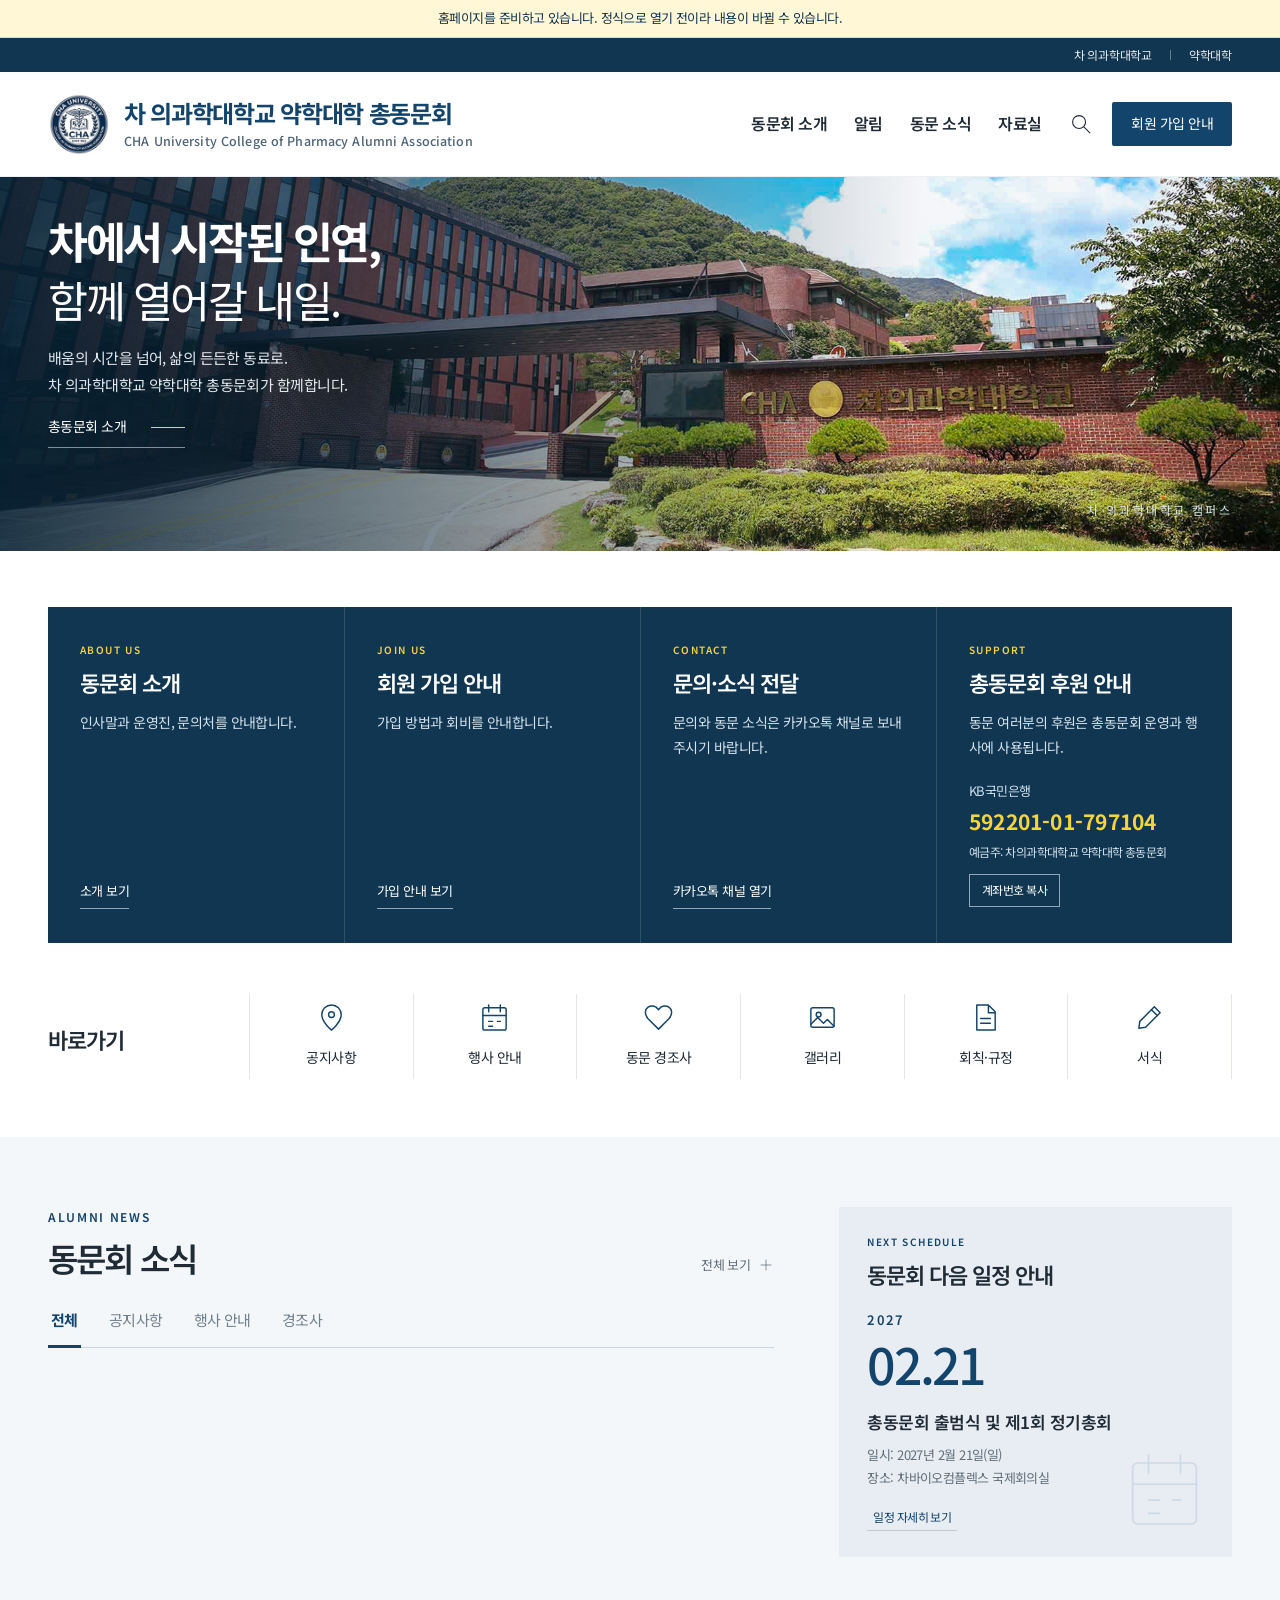
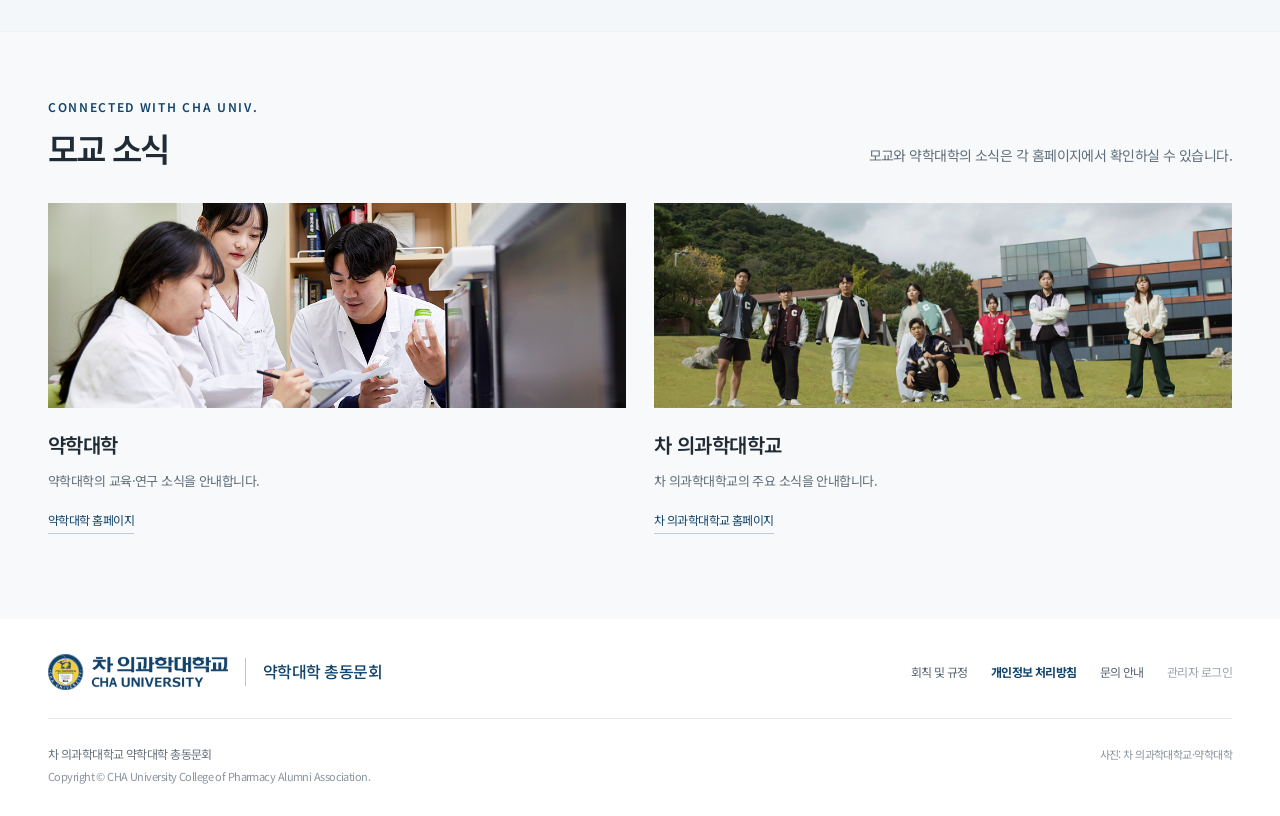
<file: index.html>
<!doctype html>
<html lang="ko">
<head>
  <meta charset="utf-8">
  <meta name="viewport" content="width=device-width, initial-scale=1">
  <meta name="theme-color" content="#123f64">
  <meta name="robots" content="noindex">
  <meta name="description" content="차 의과학대학교 약학대학 총동문회. 동문의 인연을 잇고, 함께 더 나은 내일을 만들어갑니다.">
  <title>차 의과학대학교 약학대학 총동문회</title>
  <link rel="icon" href="assets/cha-seal.png">
  <link rel="preconnect" href="https://fonts.googleapis.com">
  <link rel="preconnect" href="https://fonts.gstatic.com" crossorigin>
  <link href="https://fonts.googleapis.com/css2?family=Noto+Sans+KR:wght@400;500;600;700;800&display=swap" rel="stylesheet">
  <link rel="stylesheet" href="style.css">
  <link rel="stylesheet" href="board.css">
</head>
<body data-page="home">
<div id="site-header"></div>
<main id="main">
  <section class="hero hero--group" aria-labelledby="hero-title">
    <svg class="hero-photo" xmlns="http://www.w3.org/2000/svg" viewBox="0 200 1920 561" preserveAspectRatio="xMidYMid slice" role="img" aria-label="차 의과학대학교 캠퍼스 입구 전경">
      <image href="assets/campus-entrance.jpg" width="1920" height="800"/>
    </svg>
    <div class="hero-shade"></div>
    <div class="wrap hero-inner"><h1 id="hero-title">차에서 시작된 인연,<br><span>함께 열어갈 내일.</span></h1><p class="hero-copy">배움의 시간을 넘어, 삶의 든든한 동료로.<br>차 의과학대학교 약학대학 총동문회가 함께합니다.</p><a href="about.html" class="hero-link">총동문회 소개 <span class="link-line"></span></a></div>
    <div class="hero-bottom wrap"><span></span><span class="photo-credit">차 의과학대학교 캠퍼스</span></div>
  </section>
  <section class="wrap guide-band" aria-label="총동문회 안내">
    <a class="guide-cell" href="about.html"><p class="eyebrow">ABOUT US</p><h2>동문회 소개</h2><p>인사말과 운영진, 문의처를 안내합니다.</p><span class="guide-link">소개 보기</span></a>
    <a class="guide-cell" href="join.html"><p class="eyebrow">JOIN US</p><h2>회원 가입 안내</h2><p>가입 방법과 회비를 안내합니다.</p><span class="guide-link">가입 안내 보기</span></a>
    <a class="guide-cell" href="https://pf.kakao.com/_VxmwBX" target="_blank" rel="noopener"><p class="eyebrow">CONTACT</p><h2>문의·소식 전달</h2><p>문의와 동문 소식은 카카오톡 채널로 보내 주시기 바랍니다.</p><span class="guide-link">카카오톡 채널 열기</span></a>
    <div class="guide-cell guide-cell--donate"><p class="eyebrow">SUPPORT</p><h2>총동문회 후원 안내</h2><p>동문 여러분의 후원은 총동문회 운영과 행사에 사용됩니다.</p><div class="account"><span class="account-bank">KB국민은행</span><strong class="account-number">592201-01-797104</strong><small>예금주: 차의과학대학교 약학대학 총동문회</small><button class="copy-button" data-copy="592201-01-797104">계좌번호 복사</button><span class="copy-done" role="status" aria-live="polite"></span></div></div>
  </section>
  <section class="wrap quick-section" aria-label="바로가기"><div class="quick-heading"><h2>바로가기</h2></div><div class="quick-links">
    <button data-go="board.html?g=notice&amp;b=notice"><svg><use href="#i-pin"/></svg><span>공지사항</span></button>
    <button data-go="board.html?g=notice&amp;b=event"><svg><use href="#i-calendar"/></svg><span>행사 안내</span></button>
    <button data-go="board.html?g=alumni&amp;b=family"><svg><use href="#i-heart"/></svg><span>동문 경조사</span></button>
    <button data-go="board.html?g=alumni&amp;b=gallery"><svg><use href="#i-image"/></svg><span>갤러리</span></button>
    <button data-go="rules.html"><svg><use href="#i-file"/></svg><span>회칙·규정</span></button>
    <button data-go="board.html?g=archive&amp;b=forms"><svg><use href="#i-pen"/></svg><span>서식</span></button>
  </div></section>
  <section class="news-section" id="news"><div class="wrap news-layout"><div class="news-board"><div class="section-title"><div><p class="eyebrow">ALUMNI NEWS</p><h2>동문회 소식</h2></div><a class="text-button" id="all-notices" href="board.html?g=notice">전체 보기 <svg><use href="#i-plus"/></svg></a></div><div class="news-tabs" role="tablist" aria-label="소식 분류"><button role="tab" id="tab-all" aria-controls="notice-list" aria-selected="true" data-filter="all">전체</button><button role="tab" id="tab-notice" aria-controls="notice-list" aria-selected="false" data-filter="notice">공지사항</button><button role="tab" id="tab-event" aria-controls="notice-list" aria-selected="false" data-filter="event">행사 안내</button><button role="tab" id="tab-family" aria-controls="notice-list" aria-selected="false" data-filter="family">경조사</button></div><div class="notice-list" id="notice-list" role="tabpanel" aria-labelledby="tab-all"></div></div>
  <aside class="next-story next-panel" aria-labelledby="next-title"><p class="eyebrow">NEXT SCHEDULE</p><h2 id="next-title">동문회 다음 일정 안내</h2><div class="next-date">2027<span>02.21</span></div><h3>총동문회 출범식 및 제1회 정기총회</h3><p>일시: 2027년 2월 21일(일)<br>장소: 차바이오컴플렉스 국제회의실</p><button class="story-link" data-dialog="event">일정 자세히 보기</button><svg class="next-icon" aria-hidden="true"><use href="#i-calendar"/></svg></aside></div></section>
  <section class="community-section"><div class="wrap"><div class="section-title"><div><p class="eyebrow">CONNECTED WITH CHA UNIV.</p><h2>모교 소식</h2></div><p class="section-description">모교와 약학대학의 소식은 각 홈페이지에서 확인하실 수 있습니다.</p></div><div class="story-grid story-grid--two"><a class="story-card" href="https://pharmacy.cha.ac.kr/" target="_blank" rel="noopener"><div class="story-image"><img src="assets/research.jpg" alt="차 의과학대학교 약학대학 연구실" loading="lazy"></div><h3>약학대학</h3><p>약학대학의 교육·연구 소식을 안내합니다.</p><span class="story-link">약학대학 홈페이지</span></a><a class="story-card" href="https://www.cha.ac.kr/" target="_blank" rel="noopener"><div class="story-image campus-story"><img src="assets/campus.png" alt="차 의과학대학교 캠퍼스 풍경" loading="lazy"></div><h3>차 의과학대학교</h3><p>차 의과학대학교의 주요 소식을 안내합니다.</p><span class="story-link">차 의과학대학교 홈페이지</span></a></div></div></section>
</main>
<div id="site-footer"></div>
<dialog id="info-dialog" aria-labelledby="dialog-title"><button class="dialog-close" aria-label="닫기">×</button><div id="dialog-content"></div></dialog>
<script src="js/config.js"></script>
<script src="js/vendor/supabase-js-2.119.0.min.js"></script>
<script src="js/store.js"></script>
<script src="js/layout.js"></script>
<script src="app.js"></script>
</body></html>
</file>
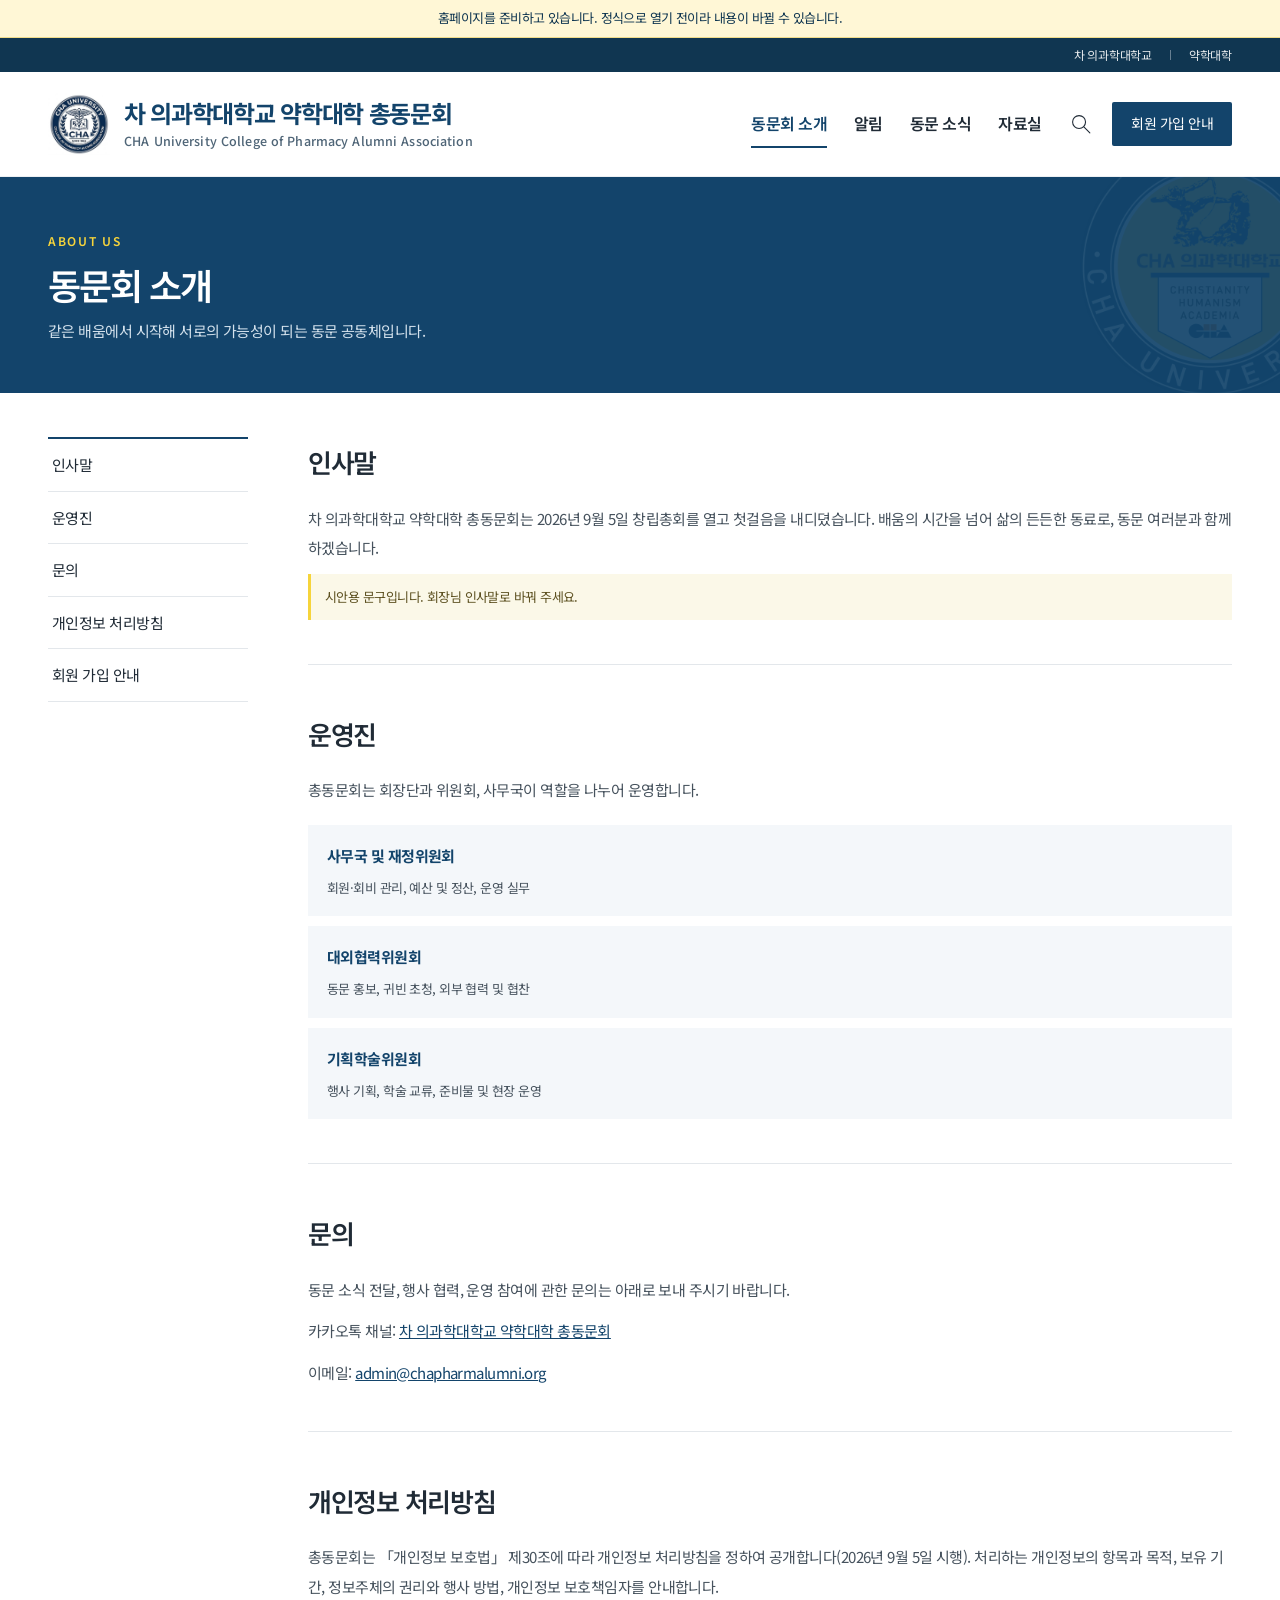
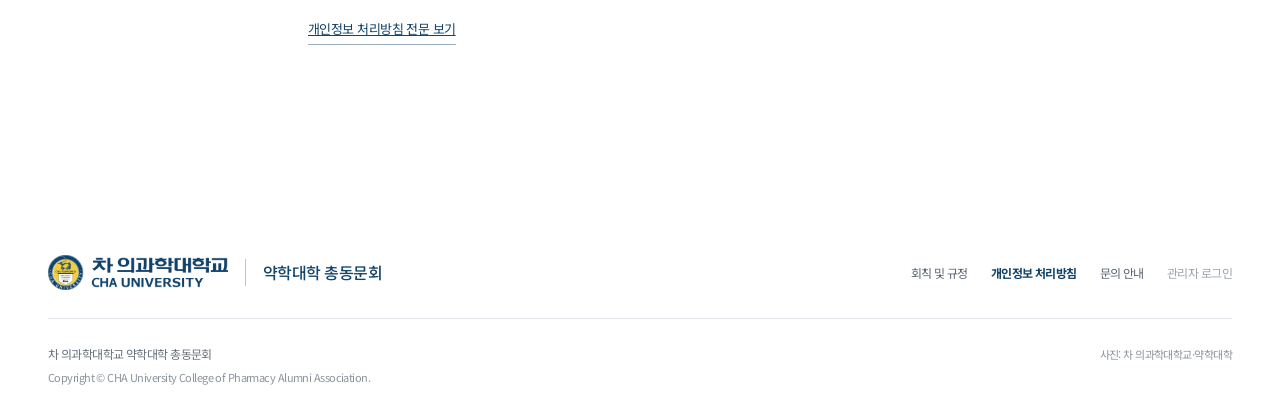
<file: about.html>
<!doctype html>
<html lang="ko">
<head>
  <meta charset="utf-8">
  <meta name="viewport" content="width=device-width, initial-scale=1">
  <meta name="theme-color" content="#123f64">
  <meta name="robots" content="noindex">
  <title>차 의과학대학교 약학대학 총동문회</title>
  <link rel="icon" href="assets/cha-seal.png">
  <link rel="preconnect" href="https://fonts.googleapis.com">
  <link rel="preconnect" href="https://fonts.gstatic.com" crossorigin>
  <link href="https://fonts.googleapis.com/css2?family=Noto+Sans+KR:wght@400;500;600;700;800&display=swap" rel="stylesheet">
  <link rel="stylesheet" href="style.css">
  <link rel="stylesheet" href="board.css">
</head>
<body data-page="about">
<div id="site-header"></div>
<main id="main" class="sub-main">
<section class="page-head"><div class="wrap"><p class="eyebrow">ABOUT US</p><h1>동문회 소개</h1><p>같은 배움에서 시작해 서로의 가능성이 되는 동문 공동체입니다.</p></div></section>
<div class="wrap about-page">
  <nav class="about-index"><a href="#greeting">인사말</a><a href="#organization">운영진</a><a href="#contact">문의</a><a href="#privacy">개인정보 처리방침</a><a href="join.html">회원 가입 안내</a></nav>
  <div class="about-content">
  <section id="greeting"><h2>인사말</h2><p>차 의과학대학교 약학대학 총동문회는 2026년 9월 5일 창립총회를 열고 첫걸음을 내디뎠습니다. 배움의 시간을 넘어 삶의 든든한 동료로, 동문 여러분과 함께하겠습니다.</p><p class="demo-note">시안용 문구입니다. 회장님 인사말로 바꿔 주세요.</p></section>
  <section id="organization"><h2>운영진</h2><p>총동문회는 회장단과 위원회, 사무국이 역할을 나누어 운영합니다.</p><div class="organization"><div><strong>사무국 및 재정위원회</strong><span>회원·회비 관리, 예산 및 정산, 운영 실무</span></div><div><strong>대외협력위원회</strong><span>동문 홍보, 귀빈 초청, 외부 협력 및 협찬</span></div><div><strong>기획학술위원회</strong><span>행사 기획, 학술 교류, 준비물 및 현장 운영</span></div></div></section>
  <section id="contact"><h2>문의</h2><p>동문 소식 전달, 행사 협력, 운영 참여에 관한 문의는 아래로 보내 주시기 바랍니다.</p><p>카카오톡 채널: <a href="https://pf.kakao.com/_VxmwBX" target="_blank" rel="noopener">차 의과학대학교 약학대학 총동문회</a></p><p>이메일: <a href="mailto:admin@chapharmalumni.org">admin@chapharmalumni.org</a></p></section>
  <section id="privacy"><h2>개인정보 처리방침</h2><p>총동문회는 「개인정보 보호법」 제30조에 따라 개인정보 처리방침을 정하여 공개합니다(2026년 9월 5일 시행). 처리하는 개인정보의 항목과 목적, 보유 기간, 정보주체의 권리와 행사 방법, 개인정보 보호책임자를 안내합니다.</p><p><a class="underlined-link" href="rules.html?doc=privacy">개인정보 처리방침 전문 보기</a></p></section>
  </div>
</div>
</main>
<div id="site-footer"></div>
<script src="js/config.js"></script>
<script src="js/vendor/supabase-js-2.119.0.min.js"></script>
<script src="js/store.js"></script>
<script src="js/layout.js"></script>

</body>
</html>
</file>
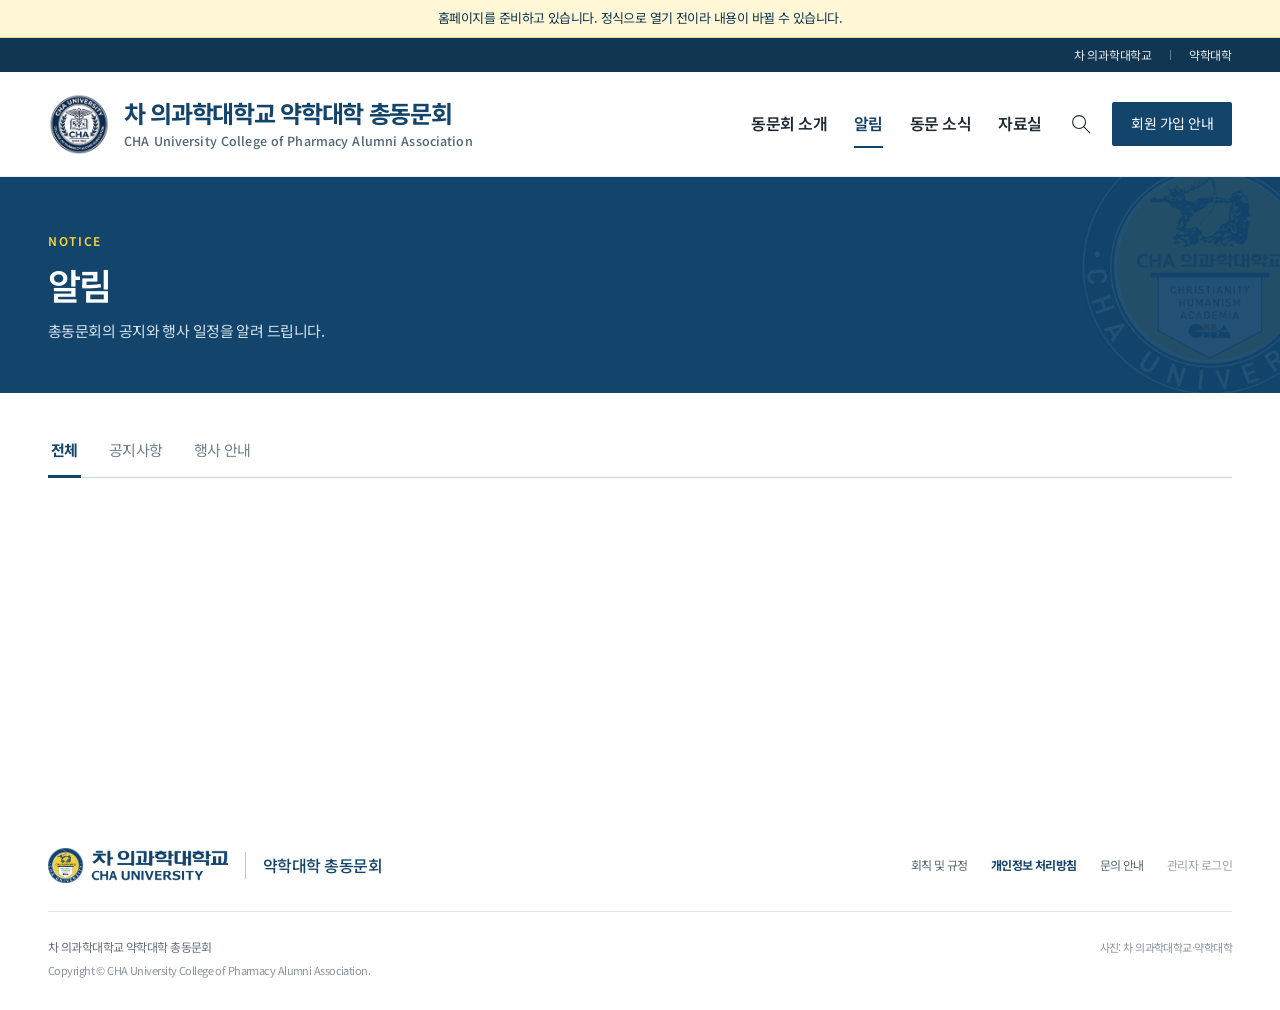
<file: board.html>
<!doctype html>
<html lang="ko">
<head>
  <meta charset="utf-8">
  <meta name="viewport" content="width=device-width, initial-scale=1">
  <meta name="theme-color" content="#123f64">
  <meta name="robots" content="noindex">
  <title>차 의과학대학교 약학대학 총동문회</title>
  <link rel="icon" href="assets/cha-seal.png">
  <link rel="preconnect" href="https://fonts.googleapis.com">
  <link rel="preconnect" href="https://fonts.gstatic.com" crossorigin>
  <link href="https://fonts.googleapis.com/css2?family=Noto+Sans+KR:wght@400;500;600;700;800&display=swap" rel="stylesheet">
  <link rel="stylesheet" href="style.css">
  <link rel="stylesheet" href="board.css">
</head>
<body data-page="notice">
<div id="site-header"></div>
<main id="main" class="sub-main">
<section class="page-head"><div class="wrap"><p class="eyebrow" id="page-eyebrow">ALUMNI NEWS</p><h1 id="page-title">소식</h1><p id="page-desc"></p></div></section>
<section class="wrap board-wrap">
  <div class="board-toolbar"><div class="news-tabs board-tabs" id="board-tabs" role="tablist" aria-label="게시판"></div><a class="write-button editor-only" id="write-link" href="write.html"><svg><use href="#i-pen"/></svg>글쓰기</a></div>
  <p class="search-summary" id="search-summary" hidden></p>
  <div id="board-list" aria-live="polite"></div>
  <button class="outline-button more-button" id="more-button" hidden>더 보기</button>
</section>
</main>
<div id="site-footer"></div>
<script src="js/config.js"></script>
<script src="js/vendor/supabase-js-2.119.0.min.js"></script>
<script src="js/store.js"></script>
<script src="js/layout.js"></script>
<script src="js/board.js"></script>
</body>
</html>
</file>
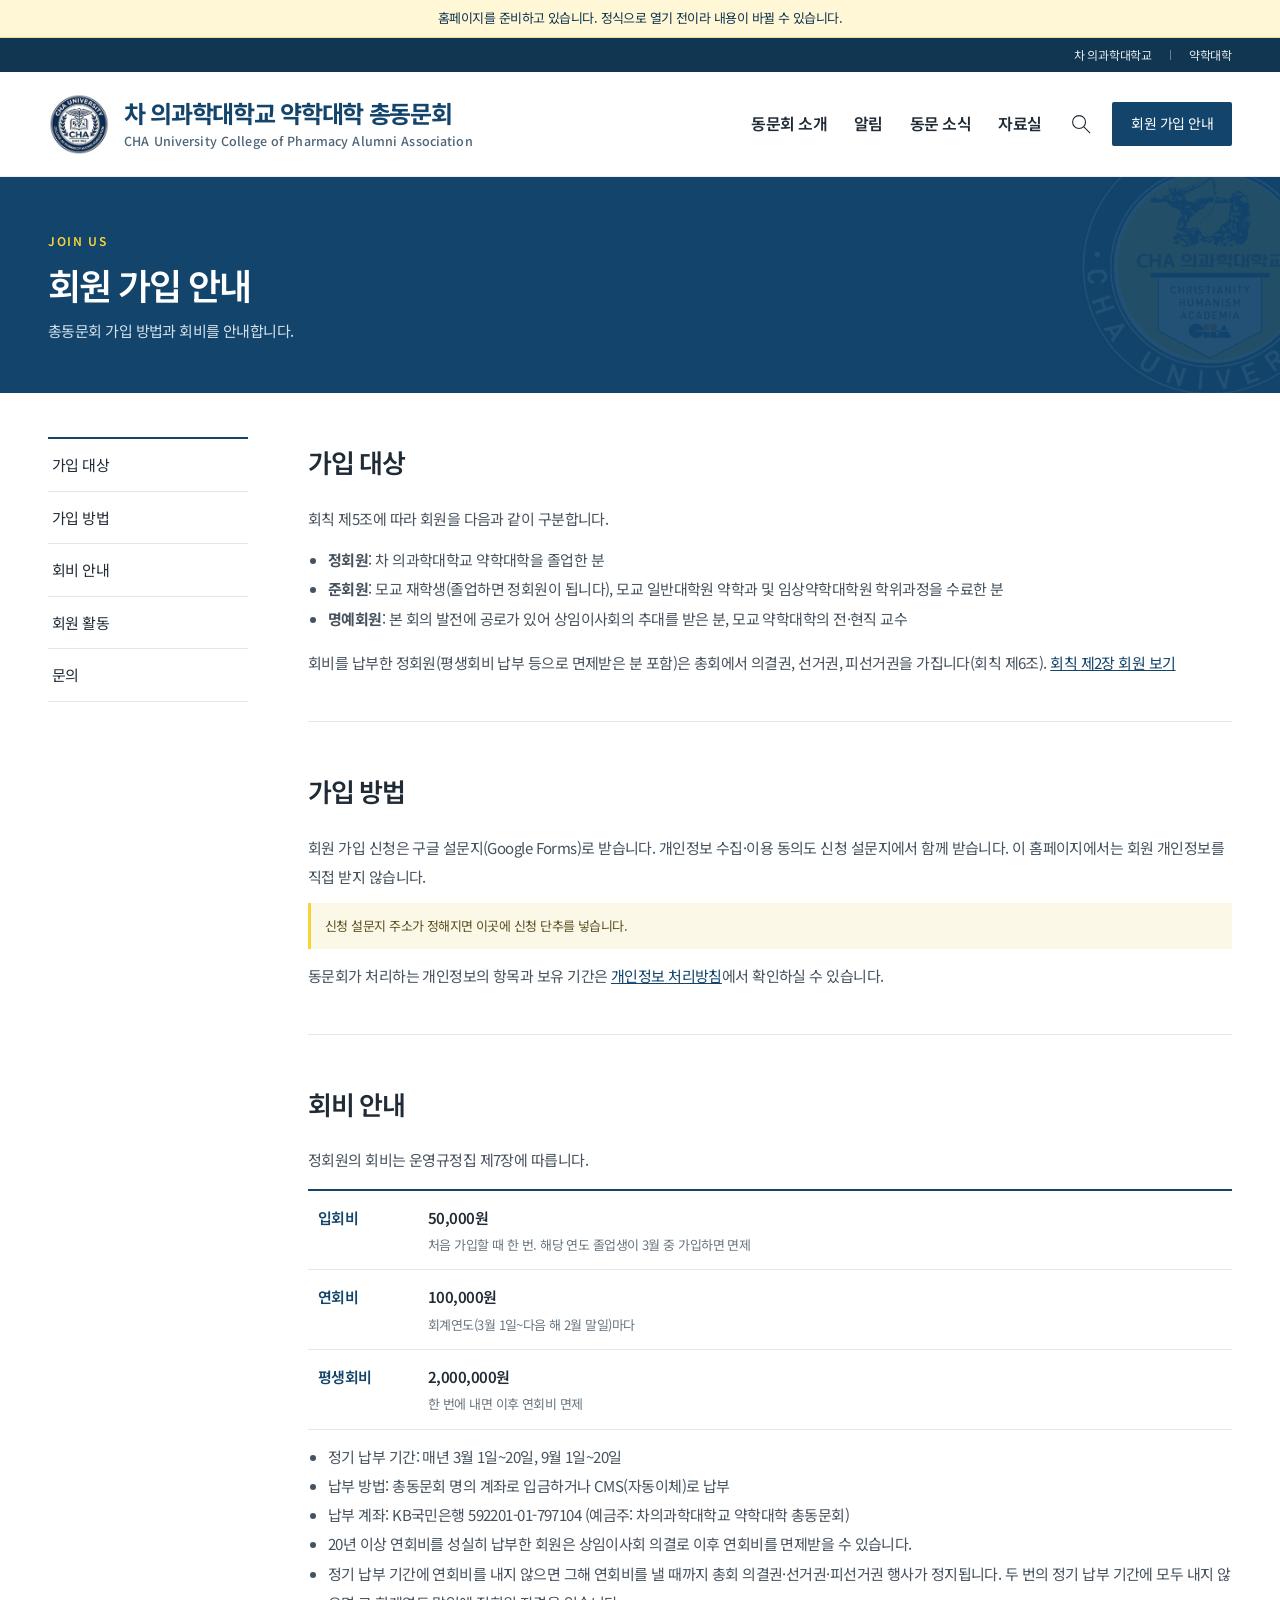
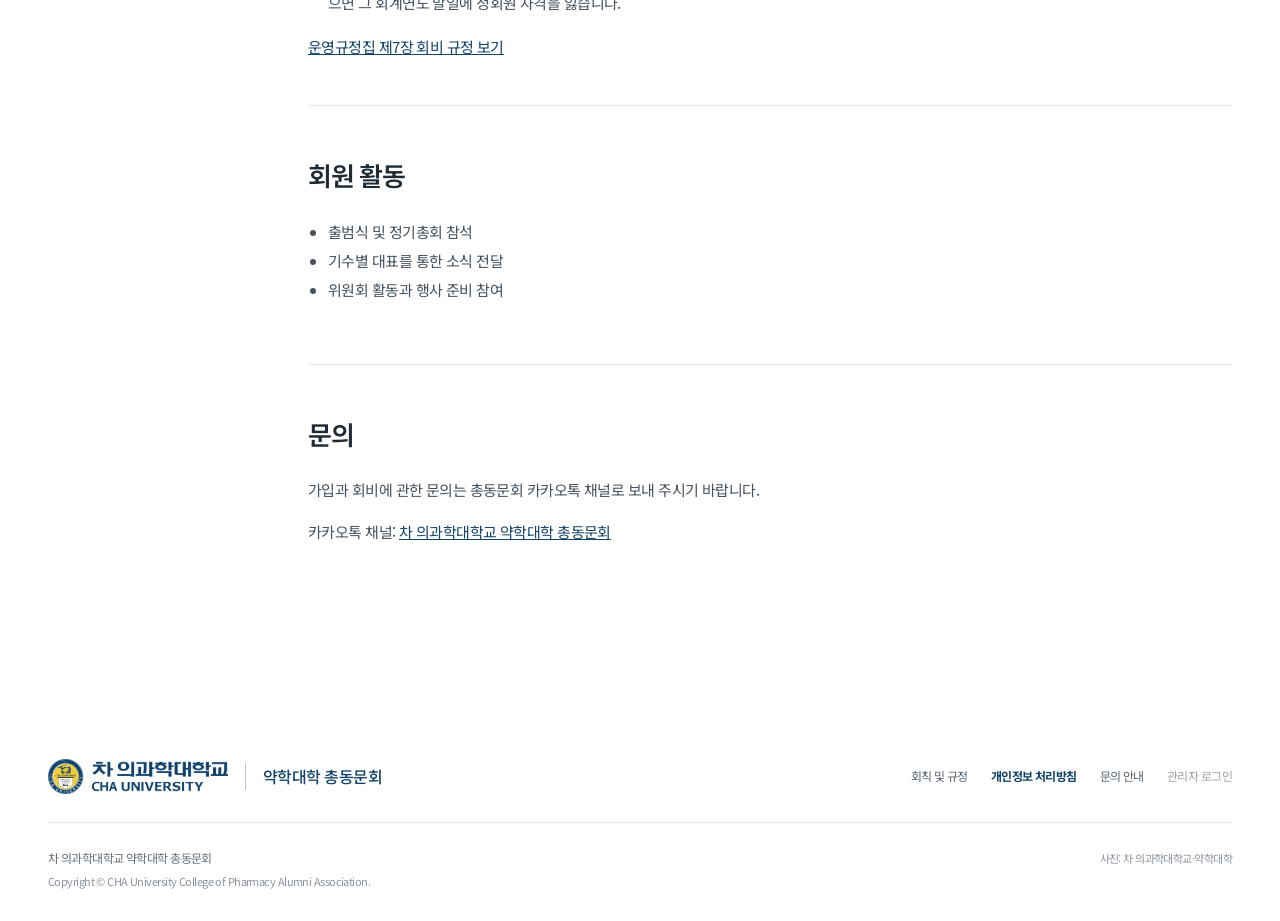
<file: join.html>
<!doctype html>
<html lang="ko">
<head>
  <meta charset="utf-8">
  <meta name="viewport" content="width=device-width, initial-scale=1">
  <meta name="theme-color" content="#123f64">
  <meta name="robots" content="noindex">
  <title>차 의과학대학교 약학대학 총동문회</title>
  <link rel="icon" href="assets/cha-seal.png">
  <link rel="preconnect" href="https://fonts.googleapis.com">
  <link rel="preconnect" href="https://fonts.gstatic.com" crossorigin>
  <link href="https://fonts.googleapis.com/css2?family=Noto+Sans+KR:wght@400;500;600;700;800&display=swap" rel="stylesheet">
  <link rel="stylesheet" href="style.css">
  <link rel="stylesheet" href="board.css">
</head>
<body data-page="join">
<div id="site-header"></div>
<main id="main" class="sub-main">
<section class="page-head"><div class="wrap"><p class="eyebrow">JOIN US</p><h1>회원 가입 안내</h1><p>총동문회 가입 방법과 회비를 안내합니다.</p></div></section>
<div class="wrap about-page">
  <nav class="about-index"><a href="#eligibility">가입 대상</a><a href="#how">가입 방법</a><a href="#fees">회비 안내</a><a href="#activities">회원 활동</a><a href="#ask">문의</a></nav>
  <div class="about-content">
  <section id="eligibility"><h2>가입 대상</h2><p>회칙 제5조에 따라 회원을 다음과 같이 구분합니다.</p><ul><li><strong>정회원</strong>: 차 의과학대학교 약학대학을 졸업한 분</li><li><strong>준회원</strong>: 모교 재학생(졸업하면 정회원이 됩니다), 모교 일반대학원 약학과 및 임상약학대학원 학위과정을 수료한 분</li><li><strong>명예회원</strong>: 본 회의 발전에 공로가 있어 상임이사회의 추대를 받은 분, 모교 약학대학의 전·현직 교수</li></ul><p>회비를 납부한 정회원(평생회비 납부 등으로 면제받은 분 포함)은 총회에서 의결권, 선거권, 피선거권을 가집니다(회칙 제6조). <a href="rules.html#charter-2">회칙 제2장 회원 보기</a></p></section>
  <section id="how"><h2>가입 방법</h2><p>회원 가입 신청은 구글 설문지(Google Forms)로 받습니다. 개인정보 수집·이용 동의도 신청 설문지에서 함께 받습니다. 이 홈페이지에서는 회원 개인정보를 직접 받지 않습니다.</p><p id="join-form" hidden><a class="dialog-primary" id="join-form-link" href="#" target="_blank" rel="noopener">회원 가입 신청하기</a></p><p id="join-form-pending" class="demo-note">신청 설문지 주소가 정해지면 이곳에 신청 단추를 넣습니다.</p><p>동문회가 처리하는 개인정보의 항목과 보유 기간은 <a href="rules.html?doc=privacy">개인정보 처리방침</a>에서 확인하실 수 있습니다.</p></section>
  <section id="fees"><h2>회비 안내</h2><p>정회원의 회비는 운영규정집 제7장에 따릅니다.</p><table class="fee-table"><tbody><tr><th scope="row">입회비</th><td>50,000원 <small>처음 가입할 때 한 번. 해당 연도 졸업생이 3월 중 가입하면 면제</small></td></tr><tr><th scope="row">연회비</th><td>100,000원 <small>회계연도(3월 1일~다음 해 2월 말일)마다</small></td></tr><tr><th scope="row">평생회비</th><td>2,000,000원 <small>한 번에 내면 이후 연회비 면제</small></td></tr></tbody></table><ul><li>정기 납부 기간: 매년 3월 1일~20일, 9월 1일~20일</li><li>납부 방법: 총동문회 명의 계좌로 입금하거나 CMS(자동이체)로 납부</li><li>납부 계좌: KB국민은행 592201-01-797104 (예금주: 차의과학대학교 약학대학 총동문회)</li><li>20년 이상 연회비를 성실히 납부한 회원은 상임이사회 의결로 이후 연회비를 면제받을 수 있습니다.</li><li>정기 납부 기간에 연회비를 내지 않으면 그해 연회비를 낼 때까지 총회 의결권·선거권·피선거권 행사가 정지됩니다. 두 번의 정기 납부 기간에 모두 내지 않으면 그 회계연도 말일에 정회원 자격을 잃습니다.</li></ul><p><a href="rules.html?doc=bylaws#bylaws-7">운영규정집 제7장 회비 규정 보기</a></p></section>
  <section id="activities"><h2>회원 활동</h2><ul><li>출범식 및 정기총회 참석</li><li>기수별 대표를 통한 소식 전달</li><li>위원회 활동과 행사 준비 참여</li></ul></section>
  <section id="ask"><h2>문의</h2><p>가입과 회비에 관한 문의는 총동문회 카카오톡 채널로 보내 주시기 바랍니다.</p><p>카카오톡 채널: <a href="https://pf.kakao.com/_VxmwBX" target="_blank" rel="noopener">차 의과학대학교 약학대학 총동문회</a></p></section>
  </div>
</div>
</main>
<div id="site-footer"></div>
<script src="js/config.js"></script>
<script src="js/vendor/supabase-js-2.119.0.min.js"></script>
<script src="js/store.js"></script>
<script src="js/layout.js"></script>
<script src="js/join.js"></script>

</body>
</html>
</file>
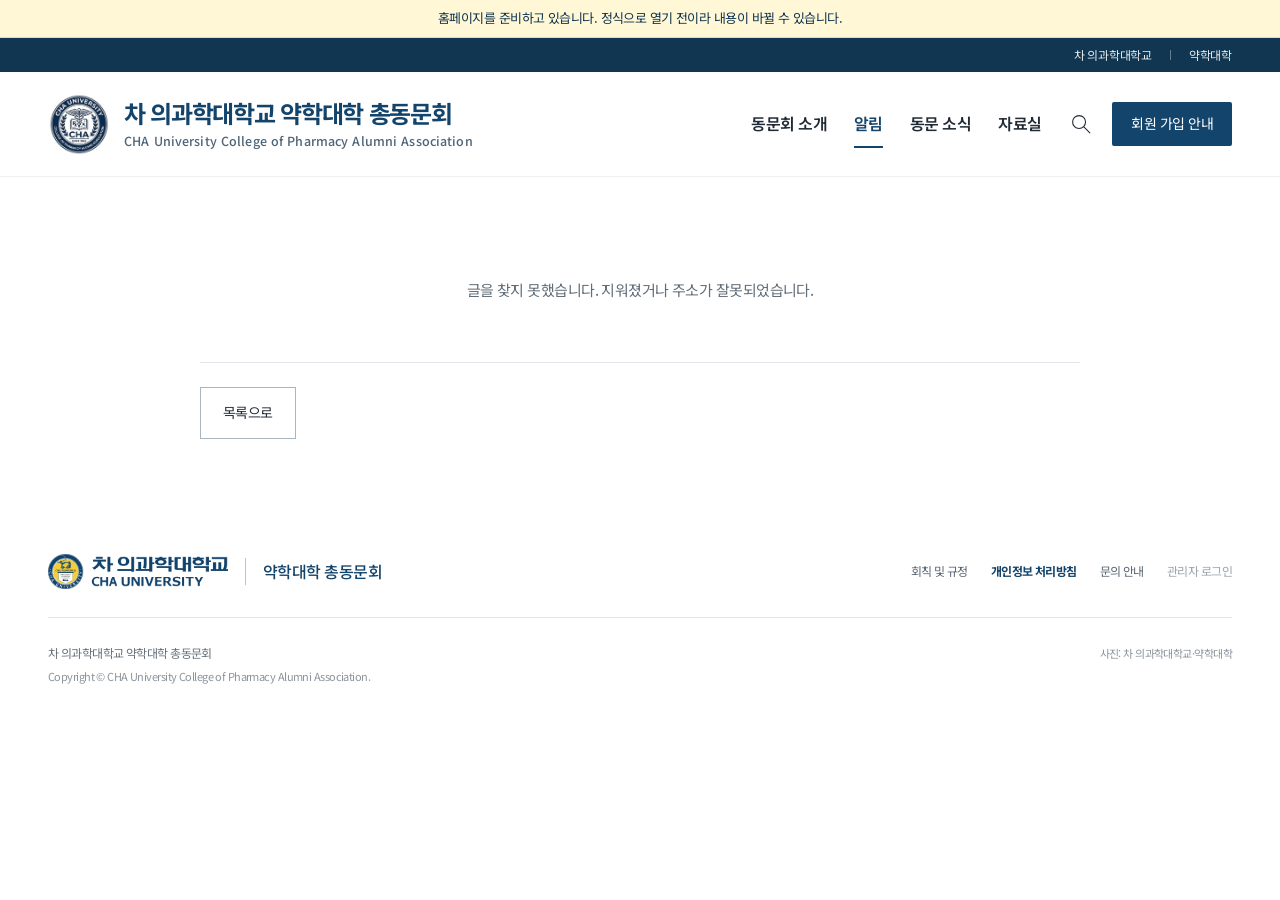
<file: post.html>
<!doctype html>
<html lang="ko">
<head>
  <meta charset="utf-8">
  <meta name="viewport" content="width=device-width, initial-scale=1">
  <meta name="theme-color" content="#123f64">
  <meta name="robots" content="noindex">
  <title>차 의과학대학교 약학대학 총동문회</title>
  <link rel="icon" href="assets/cha-seal.png">
  <link rel="preconnect" href="https://fonts.googleapis.com">
  <link rel="preconnect" href="https://fonts.gstatic.com" crossorigin>
  <link href="https://fonts.googleapis.com/css2?family=Noto+Sans+KR:wght@400;500;600;700;800&display=swap" rel="stylesheet">
  <link rel="stylesheet" href="style.css">
  <link rel="stylesheet" href="board.css">
</head>
<body data-page="notice">
<div id="site-header"></div>
<main id="main" class="sub-main">
<section class="wrap post-wrap">
  <nav class="breadcrumb" id="breadcrumb"></nav>
  <article id="post"><p class="board-empty">글을 불러오는 중입니다.</p></article>
  <div class="post-actions"><a class="outline-button" id="back-link" href="board.html?g=notice">목록으로</a><span class="editor-only"><a class="outline-button" id="edit-link" href="#">수정</a><button class="outline-button danger" id="delete-button">삭제</button></span></div>
</section>
</main>
<div id="site-footer"></div>
<script src="js/config.js"></script>
<script src="js/vendor/supabase-js-2.119.0.min.js"></script>
<script src="js/store.js"></script>
<script src="js/layout.js"></script>
<script src="js/post.js"></script>
</body>
</html>
</file>
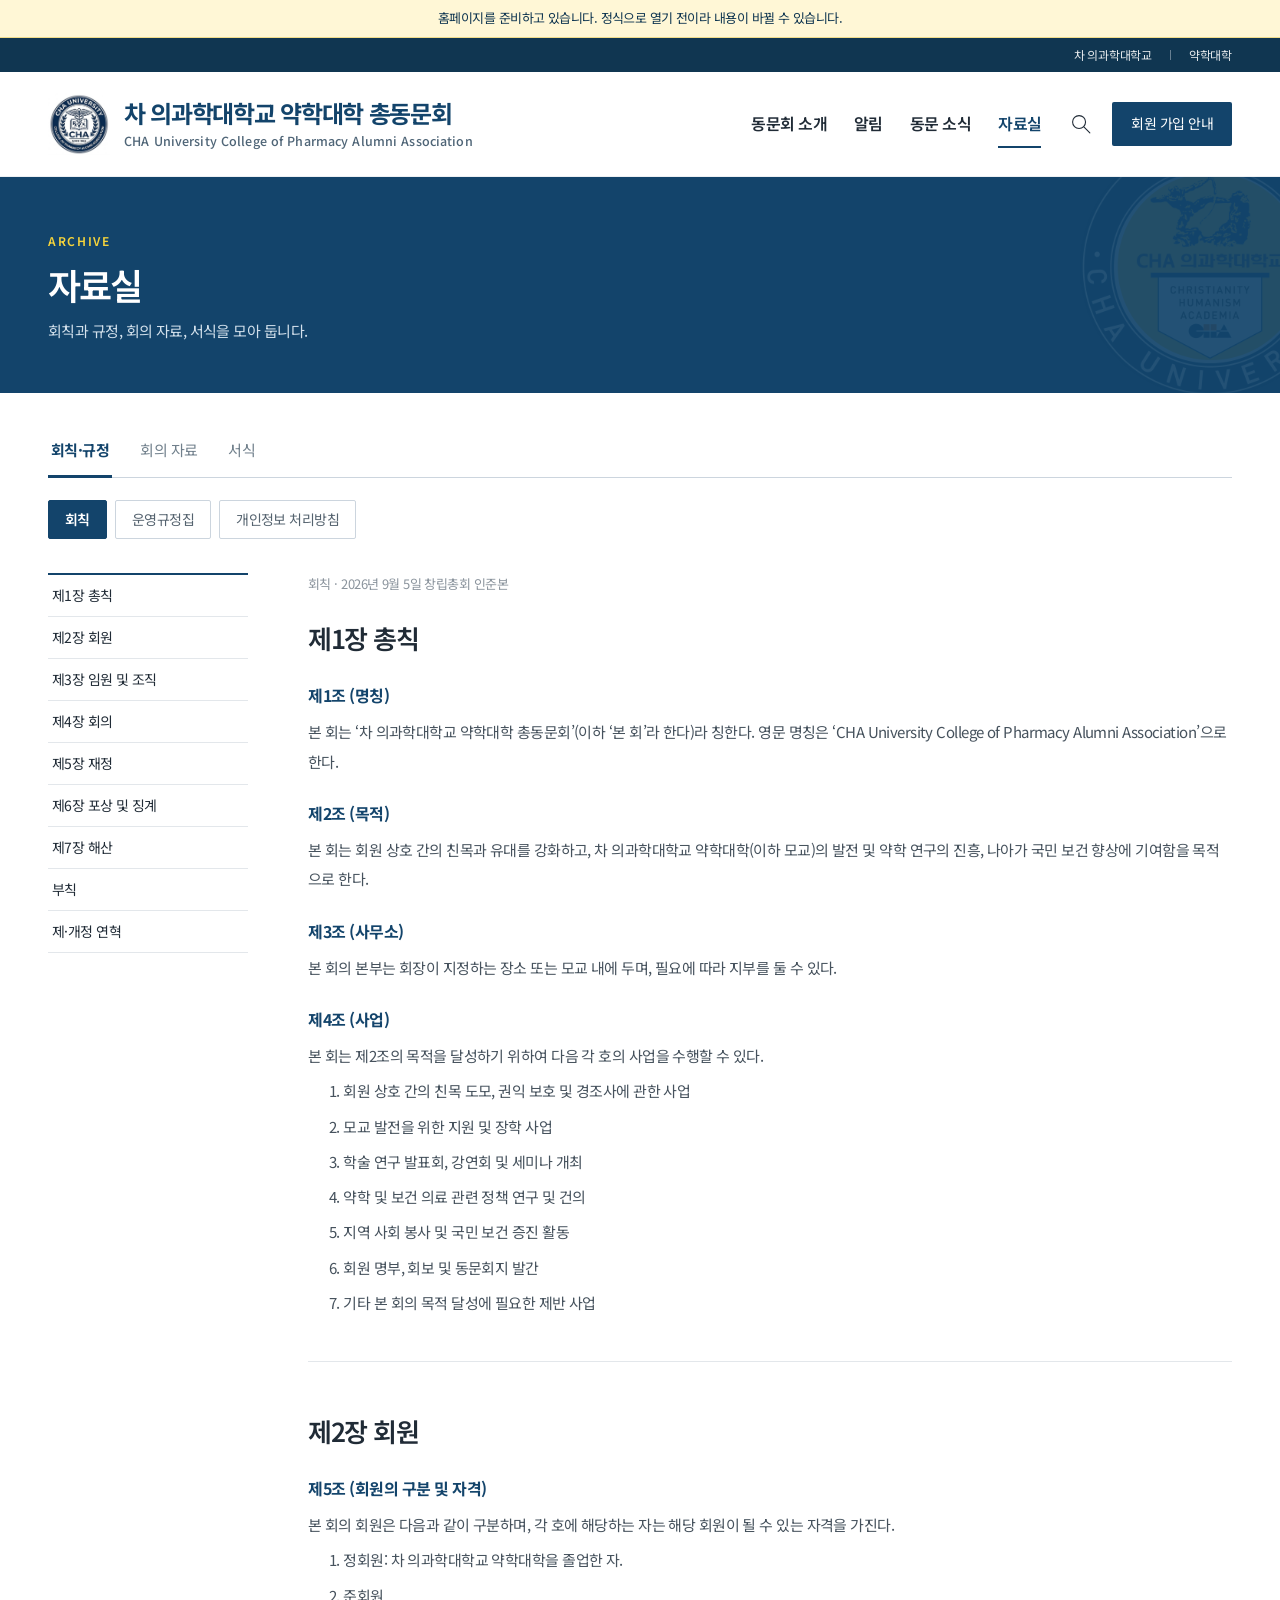
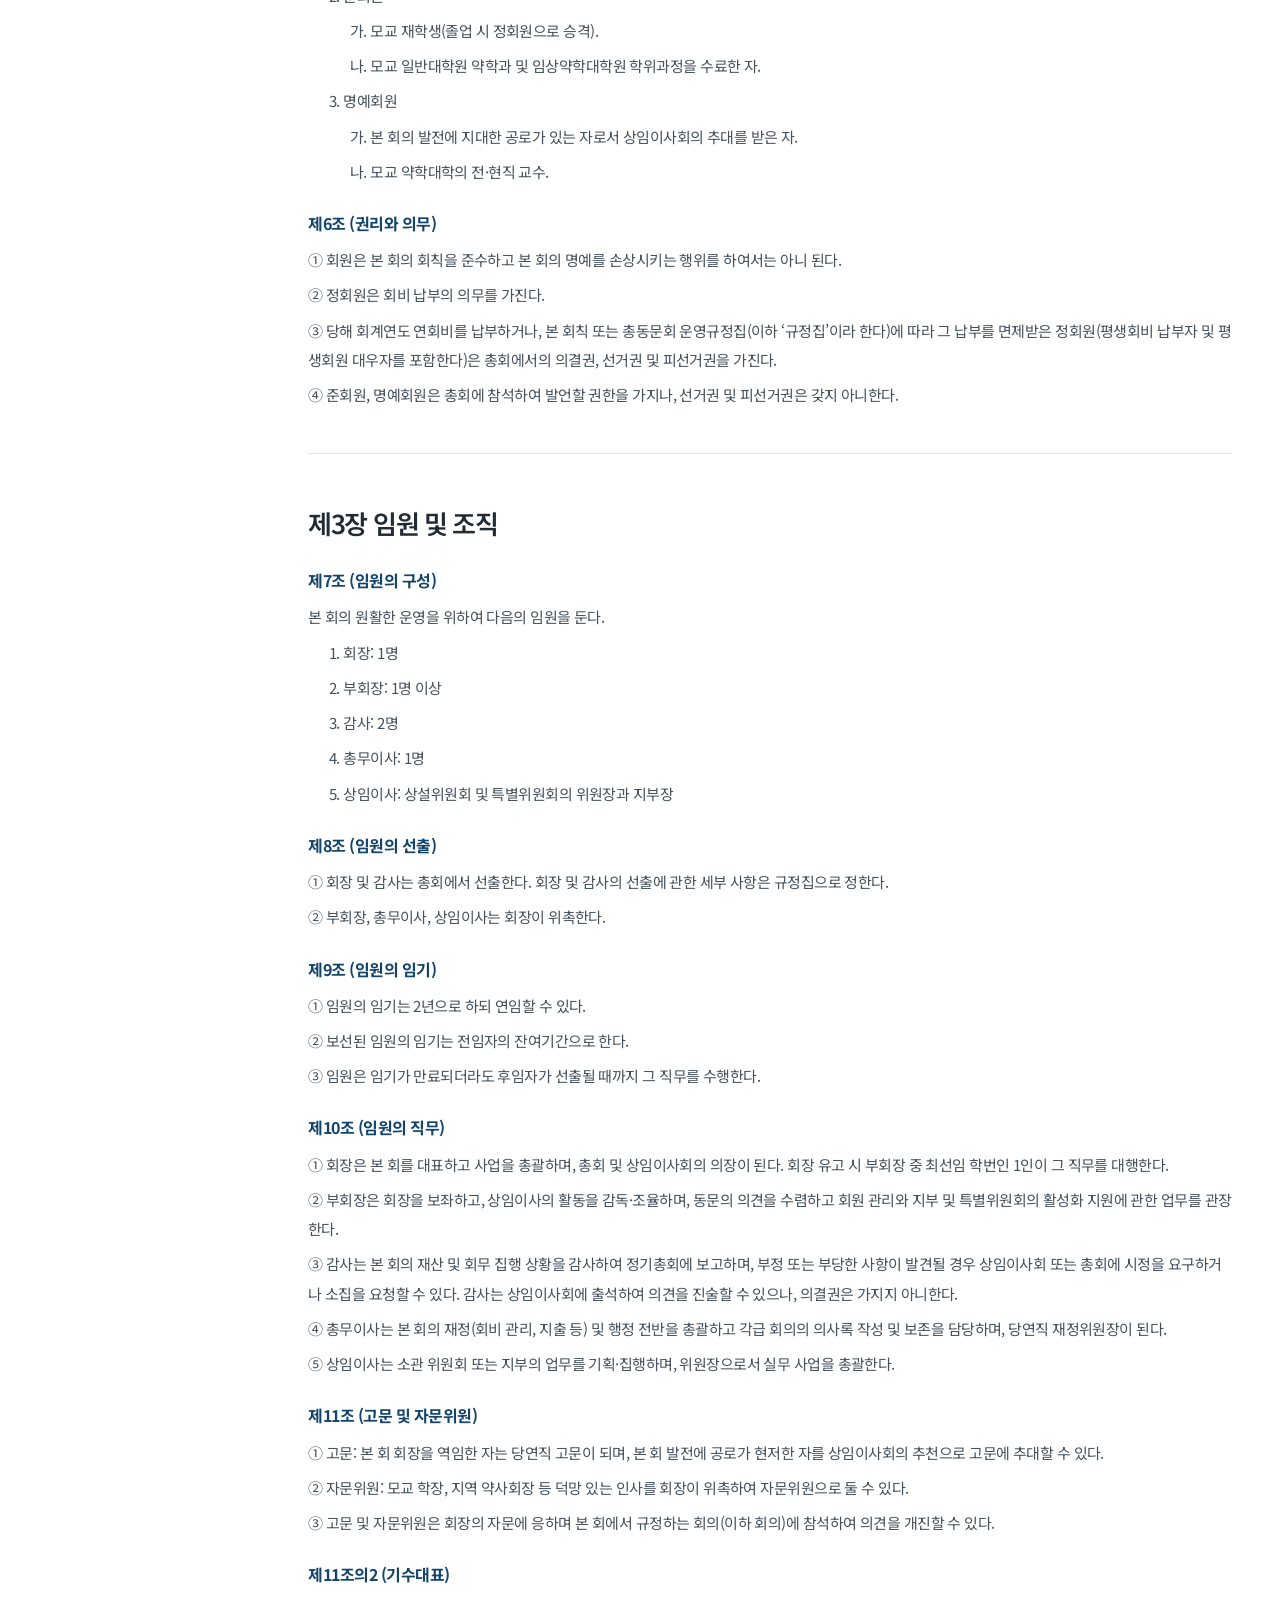
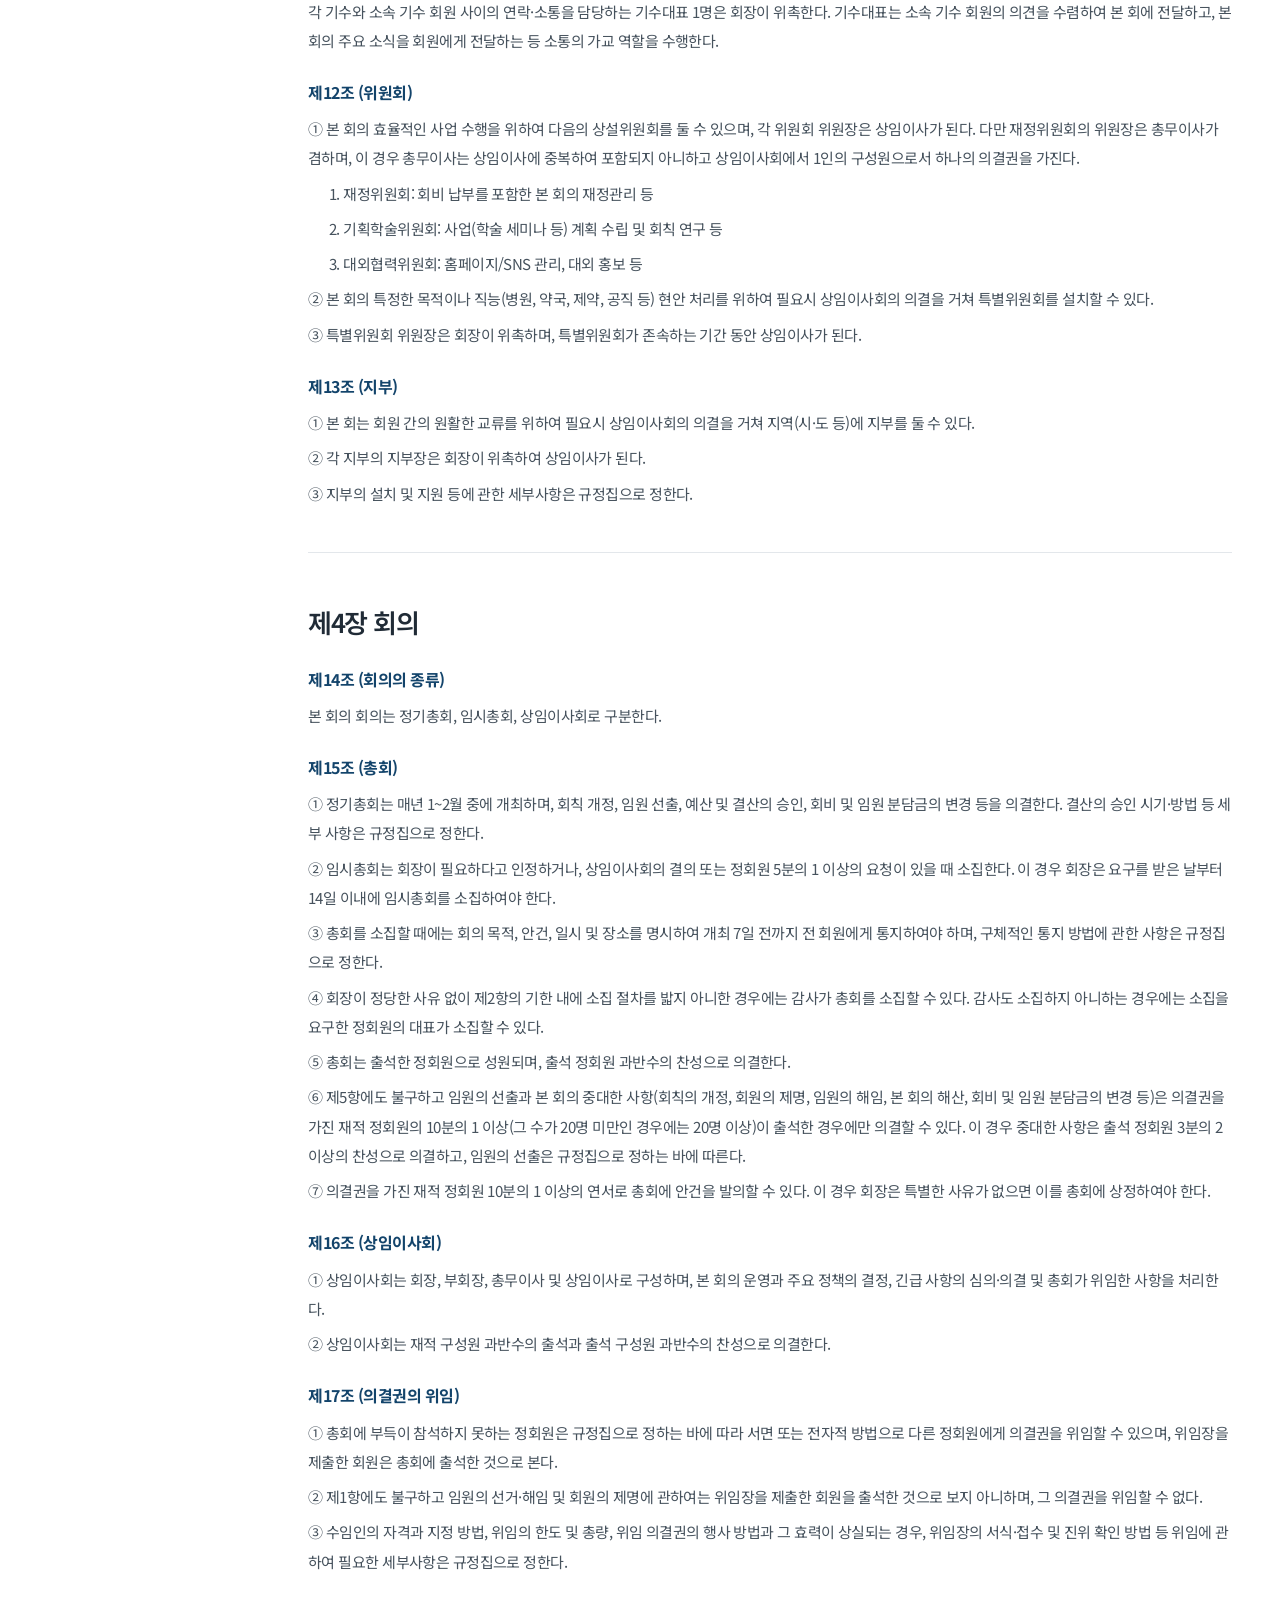
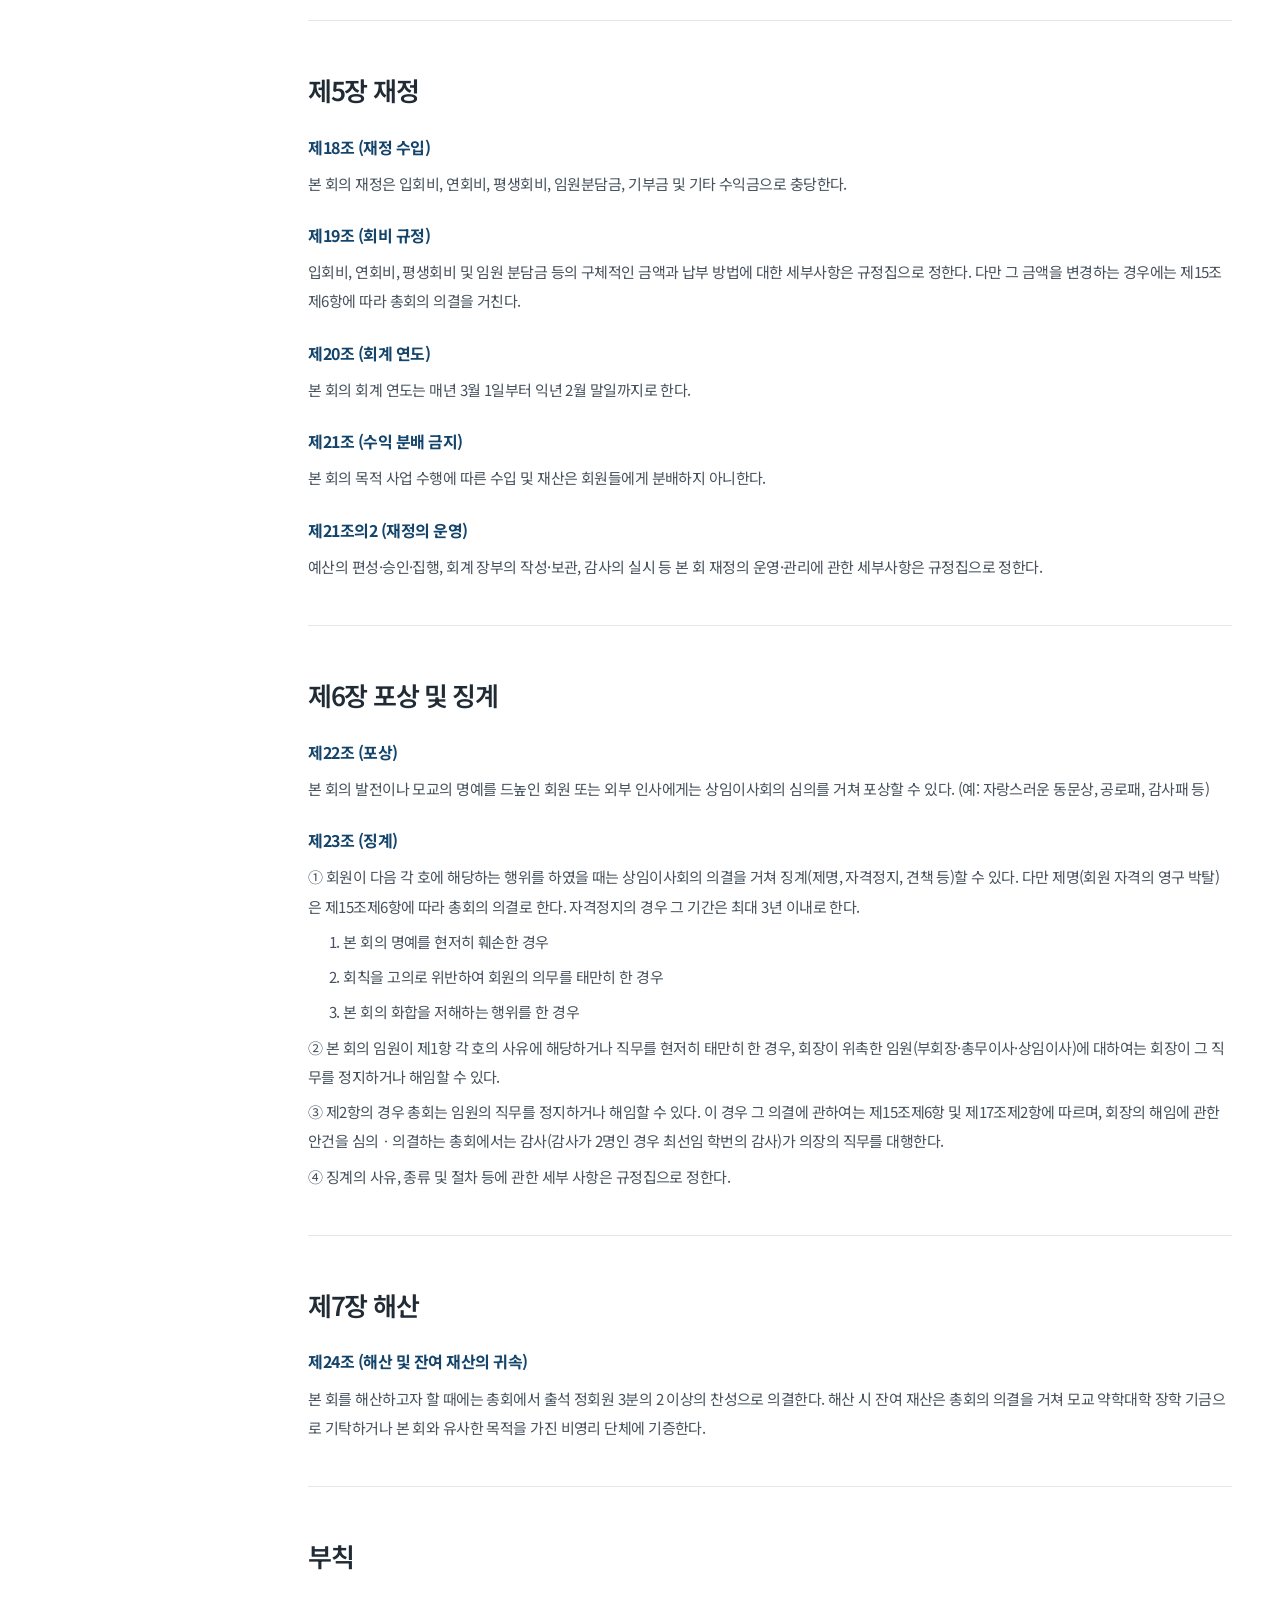
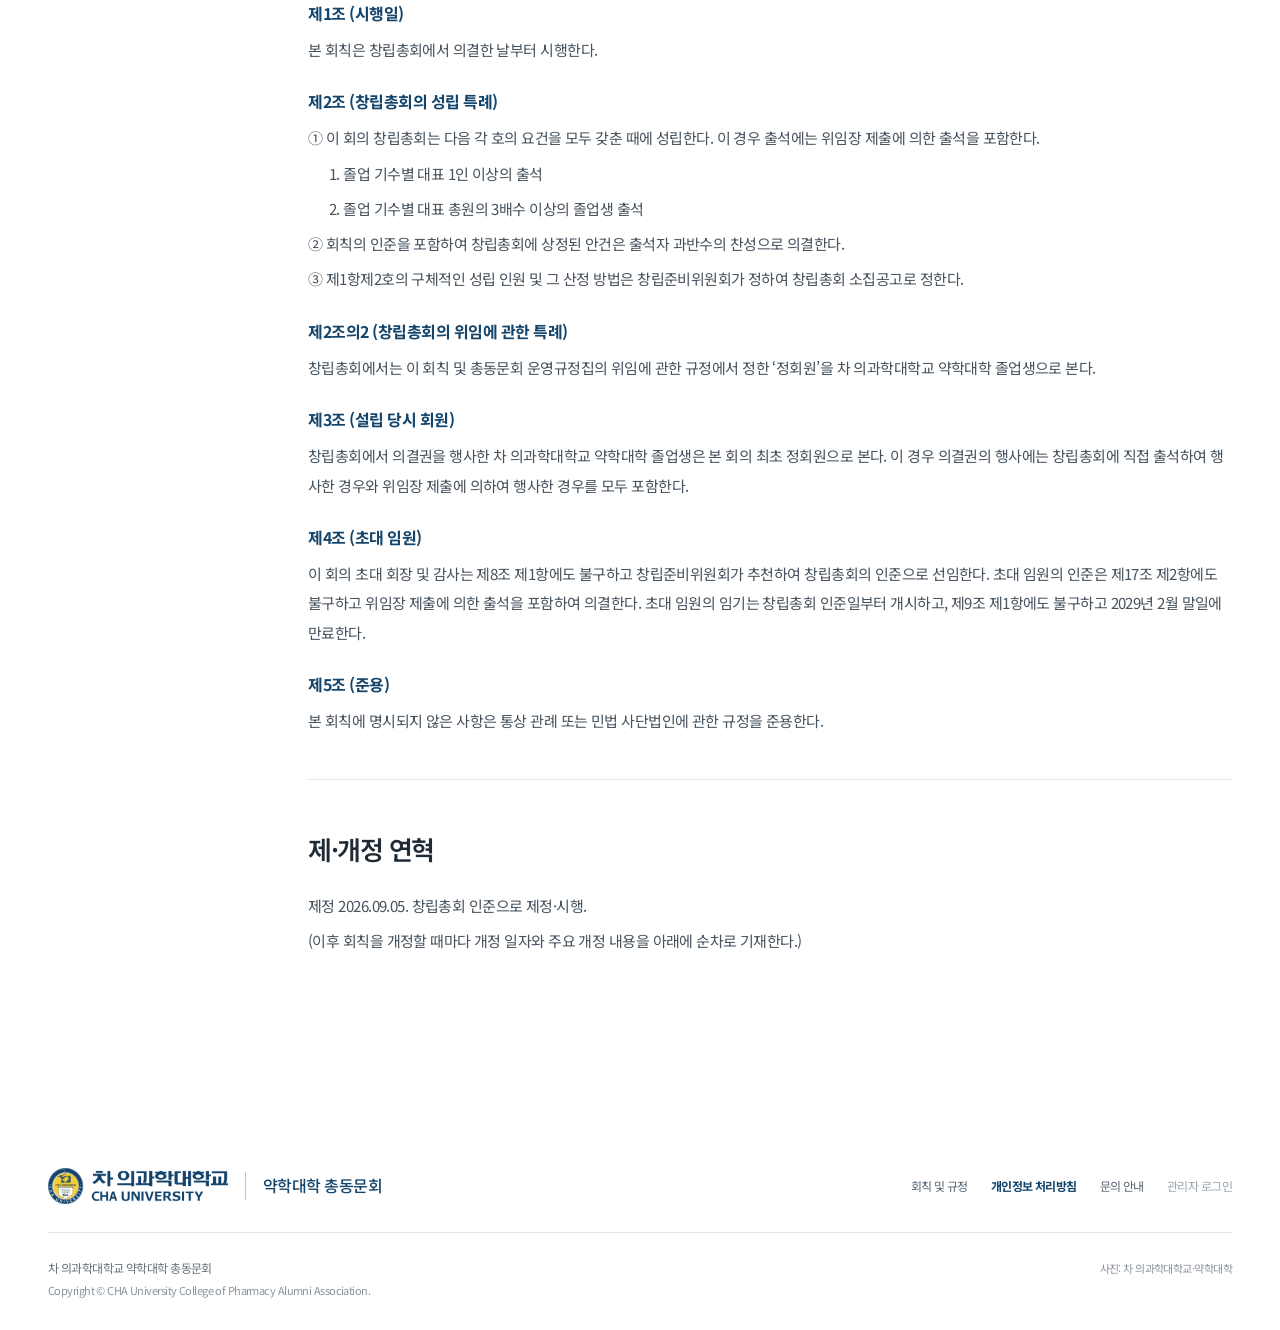
<file: rules.html>
<!doctype html>
<html lang="ko">
<head>
  <meta charset="utf-8">
  <meta name="viewport" content="width=device-width, initial-scale=1">
  <meta name="theme-color" content="#123f64">
  <meta name="robots" content="noindex">
  <title>차 의과학대학교 약학대학 총동문회</title>
  <link rel="icon" href="assets/cha-seal.png">
  <link rel="preconnect" href="https://fonts.googleapis.com">
  <link rel="preconnect" href="https://fonts.gstatic.com" crossorigin>
  <link href="https://fonts.googleapis.com/css2?family=Noto+Sans+KR:wght@400;500;600;700;800&display=swap" rel="stylesheet">
  <link rel="stylesheet" href="style.css">
  <link rel="stylesheet" href="board.css">
</head>
<body data-page="archive">
<div id="site-header"></div>
<main id="main" class="sub-main">
<section class="page-head"><div class="wrap"><p class="eyebrow">ARCHIVE</p><h1>자료실</h1><p>회칙과 규정, 회의 자료, 서식을 모아 둡니다.</p></div></section>
<div class="wrap rules-tabs-wrap"><div class="news-tabs board-tabs" id="archive-tabs" role="tablist" aria-label="게시판"></div>
<div class="doc-tabs" id="rules-tabs" role="tablist" aria-label="회칙·규정 문서">
  <a role="tab" href="rules.html?doc=charter" data-doc="charter">회칙</a>
  <a role="tab" href="rules.html?doc=bylaws" data-doc="bylaws">운영규정집</a>
  <a role="tab" href="rules.html?doc=privacy" data-doc="privacy">개인정보 처리방침</a>
</div></div>
<div class="wrap">
<article class="rules-doc about-page" id="doc-charter" data-doc="charter" aria-label="회칙" hidden>
  <nav class="about-index rules-index" aria-label="회칙 목차"><a href="#charter-1">제1장 총칙</a><a href="#charter-2">제2장 회원</a><a href="#charter-3">제3장 임원 및 조직</a><a href="#charter-4">제4장 회의</a><a href="#charter-5">제5장 재정</a><a href="#charter-6">제6장 포상 및 징계</a><a href="#charter-7">제7장 해산</a><a href="#charter-addenda">부칙</a><a href="#charter-history">제·개정 연혁</a></nav>
  <div class="about-content"><p class="rule-source">회칙 · 2026년 9월 5일 창립총회 인준본</p><section id="charter-1"><h2>제1장 총칙</h2><h3>제1조 (명칭)</h3><p>본 회는 ‘차 의과학대학교 약학대학 총동문회’(이하 ‘본 회’라 한다)라 칭한다. 영문 명칭은 ‘CHA University College of Pharmacy Alumni Association’으로 한다.</p><h3>제2조 (목적)</h3><p>본 회는 회원 상호 간의 친목과 유대를 강화하고, 차 의과학대학교 약학대학(이하 모교)의 발전 및 약학 연구의 진흥, 나아가 국민 보건 향상에 기여함을 목적으로 한다.</p><h3>제3조 (사무소)</h3><p>본 회의 본부는 회장이 지정하는 장소 또는 모교 내에 두며, 필요에 따라 지부를 둘 수 있다.</p><h3>제4조 (사업)</h3><p>본 회는 제2조의 목적을 달성하기 위하여 다음 각 호의 사업을 수행할 수 있다.</p><p class="rule-item">1. 회원 상호 간의 친목 도모, 권익 보호 및 경조사에 관한 사업</p><p class="rule-item">2. 모교 발전을 위한 지원 및 장학 사업</p><p class="rule-item">3. 학술 연구 발표회, 강연회 및 세미나 개최</p><p class="rule-item">4. 약학 및 보건 의료 관련 정책 연구 및 건의</p><p class="rule-item">5. 지역 사회 봉사 및 국민 보건 증진 활동</p><p class="rule-item">6. 회원 명부, 회보 및 동문회지 발간</p><p class="rule-item">7. 기타 본 회의 목적 달성에 필요한 제반 사업</p></section><section id="charter-2"><h2>제2장 회원</h2><h3>제5조 (회원의 구분 및 자격)</h3><p>본 회의 회원은 다음과 같이 구분하며, 각 호에 해당하는 자는 해당 회원이 될 수 있는 자격을 가진다.</p><p class="rule-item">1. 정회원: 차 의과학대학교 약학대학을 졸업한 자.</p><p class="rule-item">2. 준회원</p><p class="rule-item rule-sub">가. 모교 재학생(졸업 시 정회원으로 승격).</p><p class="rule-item rule-sub">나. 모교 일반대학원 약학과 및 임상약학대학원 학위과정을 수료한 자.</p><p class="rule-item">3. 명예회원</p><p class="rule-item rule-sub">가. 본 회의 발전에 지대한 공로가 있는 자로서 상임이사회의 추대를 받은 자.</p><p class="rule-item rule-sub">나. 모교 약학대학의 전·현직 교수.</p><h3>제6조 (권리와 의무)</h3><p>① 회원은 본 회의 회칙을 준수하고 본 회의 명예를 손상시키는 행위를 하여서는 아니 된다.</p><p>② 정회원은 회비 납부의 의무를 가진다.</p><p>③ 당해 회계연도 연회비를 납부하거나, 본 회칙 또는 총동문회 운영규정집(이하 ‘규정집’이라 한다)에 따라 그 납부를 면제받은 정회원(평생회비 납부자 및 평생회원 대우자를 포함한다)은 총회에서의 의결권, 선거권 및 피선거권을 가진다.</p><p>④ 준회원, 명예회원은 총회에 참석하여 발언할 권한을 가지나, 선거권 및 피선거권은 갖지 아니한다.</p></section><section id="charter-3"><h2>제3장 임원 및 조직</h2><h3>제7조 (임원의 구성)</h3><p>본 회의 원활한 운영을 위하여 다음의 임원을 둔다.</p><p class="rule-item">1. 회장: 1명</p><p class="rule-item">2. 부회장: 1명 이상</p><p class="rule-item">3. 감사: 2명</p><p class="rule-item">4. 총무이사: 1명</p><p class="rule-item">5. 상임이사: 상설위원회 및 특별위원회의 위원장과 지부장</p><h3>제8조 (임원의 선출)</h3><p>① 회장 및 감사는 총회에서 선출한다. 회장 및 감사의 선출에 관한 세부 사항은 규정집으로 정한다.</p><p>② 부회장, 총무이사, 상임이사는 회장이 위촉한다.</p><h3>제9조 (임원의 임기)</h3><p>① 임원의 임기는 2년으로 하되 연임할 수 있다.</p><p>② 보선된 임원의 임기는 전임자의 잔여기간으로 한다.</p><p>③ 임원은 임기가 만료되더라도 후임자가 선출될 때까지 그 직무를 수행한다.</p><h3>제10조 (임원의 직무)</h3><p>① 회장은 본 회를 대표하고 사업을 총괄하며, 총회 및 상임이사회의 의장이 된다. 회장 유고 시 부회장 중 최선임 학번인 1인이 그 직무를 대행한다.</p><p>② 부회장은 회장을 보좌하고, 상임이사의 활동을 감독·조율하며, 동문의 의견을 수렴하고 회원 관리와 지부 및 특별위원회의 활성화 지원에 관한 업무를 관장한다.</p><p>③ 감사는 본 회의 재산 및 회무 집행 상황을 감사하여 정기총회에 보고하며, 부정 또는 부당한 사항이 발견될 경우 상임이사회 또는 총회에 시정을 요구하거나 소집을 요청할 수 있다. 감사는 상임이사회에 출석하여 의견을 진술할 수 있으나, 의결권은 가지지 아니한다.</p><p>④ 총무이사는 본 회의 재정(회비 관리, 지출 등) 및 행정 전반을 총괄하고 각급 회의의 의사록 작성 및 보존을 담당하며, 당연직 재정위원장이 된다.</p><p>⑤ 상임이사는 소관 위원회 또는 지부의 업무를 기획·집행하며, 위원장으로서 실무 사업을 총괄한다.</p><h3>제11조 (고문 및 자문위원)</h3><p>① 고문: 본 회 회장을 역임한 자는 당연직 고문이 되며, 본 회 발전에 공로가 현저한 자를 상임이사회의 추천으로 고문에 추대할 수 있다.</p><p>② 자문위원: 모교 학장, 지역 약사회장 등 덕망 있는 인사를 회장이 위촉하여 자문위원으로 둘 수 있다.</p><p>③ 고문 및 자문위원은 회장의 자문에 응하며 본 회에서 규정하는 회의(이하 회의)에 참석하여 의견을 개진할 수 있다.</p><h3>제11조의2 (기수대표)</h3><p>각 기수와 소속 기수 회원 사이의 연락·소통을 담당하는 기수대표 1명은 회장이 위촉한다. 기수대표는 소속 기수 회원의 의견을 수렴하여 본 회에 전달하고, 본 회의 주요 소식을 회원에게 전달하는 등 소통의 가교 역할을 수행한다.</p><h3>제12조 (위원회)</h3><p>① 본 회의 효율적인 사업 수행을 위하여 다음의 상설위원회를 둘 수 있으며, 각 위원회 위원장은 상임이사가 된다. 다만 재정위원회의 위원장은 총무이사가 겸하며, 이 경우 총무이사는 상임이사에 중복하여 포함되지 아니하고 상임이사회에서 1인의 구성원으로서 하나의 의결권을 가진다.</p><p class="rule-item">1. 재정위원회: 회비 납부를 포함한 본 회의 재정관리 등</p><p class="rule-item">2. 기획학술위원회: 사업(학술 세미나 등) 계획 수립 및 회칙 연구 등</p><p class="rule-item">3. 대외협력위원회: 홈페이지/SNS 관리, 대외 홍보 등</p><p>② 본 회의 특정한 목적이나 직능(병원, 약국, 제약, 공직 등) 현안 처리를 위하여 필요시 상임이사회의 의결을 거쳐 특별위원회를 설치할 수 있다.</p><p>③ 특별위원회 위원장은 회장이 위촉하며, 특별위원회가 존속하는 기간 동안 상임이사가 된다.</p><h3>제13조 (지부)</h3><p>① 본 회는 회원 간의 원활한 교류를 위하여 필요시 상임이사회의 의결을 거쳐 지역(시·도 등)에 지부를 둘 수 있다.</p><p>② 각 지부의 지부장은 회장이 위촉하여 상임이사가 된다.</p><p>③ 지부의 설치 및 지원 등에 관한 세부사항은 규정집으로 정한다.</p></section><section id="charter-4"><h2>제4장 회의</h2><h3>제14조 (회의의 종류)</h3><p>본 회의 회의는 정기총회, 임시총회, 상임이사회로 구분한다.</p><h3>제15조 (총회)</h3><p>① 정기총회는 매년 1~2월 중에 개최하며, 회칙 개정, 임원 선출, 예산 및 결산의 승인, 회비 및 임원 분담금의 변경 등을 의결한다. 결산의 승인 시기·방법 등 세부 사항은 규정집으로 정한다.</p><p>② 임시총회는 회장이 필요하다고 인정하거나, 상임이사회의 결의 또는 정회원 5분의 1 이상의 요청이 있을 때 소집한다. 이 경우 회장은 요구를 받은 날부터 14일 이내에 임시총회를 소집하여야 한다.</p><p>③ 총회를 소집할 때에는 회의 목적, 안건, 일시 및 장소를 명시하여 개최 7일 전까지 전 회원에게 통지하여야 하며, 구체적인 통지 방법에 관한 사항은 규정집으로 정한다.</p><p>④ 회장이 정당한 사유 없이 제2항의 기한 내에 소집 절차를 밟지 아니한 경우에는 감사가 총회를 소집할 수 있다. 감사도 소집하지 아니하는 경우에는 소집을 요구한 정회원의 대표가 소집할 수 있다.</p><p>⑤ 총회는 출석한 정회원으로 성원되며, 출석 정회원 과반수의 찬성으로 의결한다.</p><p>⑥ 제5항에도 불구하고 임원의 선출과 본 회의 중대한 사항(회칙의 개정, 회원의 제명, 임원의 해임, 본 회의 해산, 회비 및 임원 분담금의 변경 등)은 의결권을 가진 재적 정회원의 10분의 1 이상(그 수가 20명 미만인 경우에는 20명 이상)이 출석한 경우에만 의결할 수 있다. 이 경우 중대한 사항은 출석 정회원 3분의 2 이상의 찬성으로 의결하고, 임원의 선출은 규정집으로 정하는 바에 따른다.</p><p>⑦ 의결권을 가진 재적 정회원 10분의 1 이상의 연서로 총회에 안건을 발의할 수 있다. 이 경우 회장은 특별한 사유가 없으면 이를 총회에 상정하여야 한다.</p><h3>제16조 (상임이사회)</h3><p>① 상임이사회는 회장, 부회장, 총무이사 및 상임이사로 구성하며, 본 회의 운영과 주요 정책의 결정, 긴급 사항의 심의·의결 및 총회가 위임한 사항을 처리한다.</p><p>② 상임이사회는 재적 구성원 과반수의 출석과 출석 구성원 과반수의 찬성으로 의결한다.</p><h3>제17조 (의결권의 위임)</h3><p>① 총회에 부득이 참석하지 못하는 정회원은 규정집으로 정하는 바에 따라 서면 또는 전자적 방법으로 다른 정회원에게 의결권을 위임할 수 있으며, 위임장을 제출한 회원은 총회에 출석한 것으로 본다.</p><p>② 제1항에도 불구하고 임원의 선거·해임 및 회원의 제명에 관하여는 위임장을 제출한 회원을 출석한 것으로 보지 아니하며, 그 의결권을 위임할 수 없다.</p><p>③ 수임인의 자격과 지정 방법, 위임의 한도 및 총량, 위임 의결권의 행사 방법과 그 효력이 상실되는 경우, 위임장의 서식·접수 및 진위 확인 방법 등 위임에 관하여 필요한 세부사항은 규정집으로 정한다.</p></section><section id="charter-5"><h2>제5장 재정</h2><h3>제18조 (재정 수입)</h3><p>본 회의 재정은 입회비, 연회비, 평생회비, 임원분담금, 기부금 및 기타 수익금으로 충당한다.</p><h3>제19조 (회비 규정)</h3><p>입회비, 연회비, 평생회비 및 임원 분담금 등의 구체적인 금액과 납부 방법에 대한 세부사항은 규정집으로 정한다. 다만 그 금액을 변경하는 경우에는 제15조제6항에 따라 총회의 의결을 거친다.</p><h3>제20조 (회계 연도)</h3><p>본 회의 회계 연도는 매년 3월 1일부터 익년 2월 말일까지로 한다.</p><h3>제21조 (수익 분배 금지)</h3><p>본 회의 목적 사업 수행에 따른 수입 및 재산은 회원들에게 분배하지 아니한다.</p><h3>제21조의2 (재정의 운영)</h3><p>예산의 편성·승인·집행, 회계 장부의 작성·보관, 감사의 실시 등 본 회 재정의 운영·관리에 관한 세부사항은 규정집으로 정한다.</p></section><section id="charter-6"><h2>제6장 포상 및 징계</h2><h3>제22조 (포상)</h3><p>본 회의 발전이나 모교의 명예를 드높인 회원 또는 외부 인사에게는 상임이사회의 심의를 거쳐 포상할 수 있다. (예: 자랑스러운 동문상, 공로패, 감사패 등)</p><h3>제23조 (징계)</h3><p>① 회원이 다음 각 호에 해당하는 행위를 하였을 때는 상임이사회의 의결을 거쳐 징계(제명, 자격정지, 견책 등)할 수 있다. 다만 제명(회원 자격의 영구 박탈)은 제15조제6항에 따라 총회의 의결로 한다. 자격정지의 경우 그 기간은 최대 3년 이내로 한다.</p><p class="rule-item">1. 본 회의 명예를 현저히 훼손한 경우</p><p class="rule-item">2. 회칙을 고의로 위반하여 회원의 의무를 태만히 한 경우</p><p class="rule-item">3. 본 회의 화합을 저해하는 행위를 한 경우</p><p>② 본 회의 임원이 제1항 각 호의 사유에 해당하거나 직무를 현저히 태만히 한 경우, 회장이 위촉한 임원(부회장·총무이사·상임이사)에 대하여는 회장이 그 직무를 정지하거나 해임할 수 있다.</p><p>③ 제2항의 경우 총회는 임원의 직무를 정지하거나 해임할 수 있다. 이 경우 그 의결에 관하여는 제15조제6항 및 제17조제2항에 따르며, 회장의 해임에 관한 안건을 심의ㆍ의결하는 총회에서는 감사(감사가 2명인 경우 최선임 학번의 감사)가 의장의 직무를 대행한다.</p><p>④ 징계의 사유, 종류 및 절차 등에 관한 세부 사항은 규정집으로 정한다.</p></section><section id="charter-7"><h2>제7장 해산</h2><h3>제24조 (해산 및 잔여 재산의 귀속)</h3><p>본 회를 해산하고자 할 때에는 총회에서 출석 정회원 3분의 2 이상의 찬성으로 의결한다. 해산 시 잔여 재산은 총회의 의결을 거쳐 모교 약학대학 장학 기금으로 기탁하거나 본 회와 유사한 목적을 가진 비영리 단체에 기증한다.</p></section><section id="charter-addenda"><h2>부칙</h2><h3>제1조 (시행일)</h3><p>본 회칙은 창립총회에서 의결한 날부터 시행한다.</p><h3>제2조 (창립총회의 성립 특례)</h3><p>① 이 회의 창립총회는 다음 각 호의 요건을 모두 갖춘 때에 성립한다. 이 경우 출석에는 위임장 제출에 의한 출석을 포함한다.</p><p class="rule-item">1. 졸업 기수별 대표 1인 이상의 출석</p><p class="rule-item">2. 졸업 기수별 대표 총원의 3배수 이상의 졸업생 출석</p><p>② 회칙의 인준을 포함하여 창립총회에 상정된 안건은 출석자 과반수의 찬성으로 의결한다.</p><p>③ 제1항제2호의 구체적인 성립 인원 및 그 산정 방법은 창립준비위원회가 정하여 창립총회 소집공고로 정한다.</p><h3>제2조의2 (창립총회의 위임에 관한 특례)</h3><p>창립총회에서는 이 회칙 및 총동문회 운영규정집의 위임에 관한 규정에서 정한 ‘정회원’을 차 의과학대학교 약학대학 졸업생으로 본다.</p><h3>제3조 (설립 당시 회원)</h3><p>창립총회에서 의결권을 행사한 차 의과학대학교 약학대학 졸업생은 본 회의 최초 정회원으로 본다. 이 경우 의결권의 행사에는 창립총회에 직접 출석하여 행사한 경우와 위임장 제출에 의하여 행사한 경우를 모두 포함한다.</p><h3>제4조 (초대 임원)</h3><p>이 회의 초대 회장 및 감사는 제8조 제1항에도 불구하고 창립준비위원회가 추천하여 창립총회의 인준으로 선임한다. 초대 임원의 인준은 제17조 제2항에도 불구하고 위임장 제출에 의한 출석을 포함하여 의결한다. 초대 임원의 임기는 창립총회 인준일부터 개시하고, 제9조 제1항에도 불구하고 2029년 2월 말일에 만료한다.</p><h3>제5조 (준용)</h3><p>본 회칙에 명시되지 않은 사항은 통상 관례 또는 민법 사단법인에 관한 규정을 준용한다.</p></section><section id="charter-history"><h2>제·개정 연혁</h2><p>제정   2026.09.05.   창립총회 인준으로 제정·시행.</p><p>(이후 회칙을 개정할 때마다 개정 일자와 주요 개정 내용을 아래에 순차로 기재한다.)</p></section></div>
</article>
<article class="rules-doc about-page" id="doc-bylaws" data-doc="bylaws" aria-label="운영규정집" hidden>
  <nav class="about-index rules-index" aria-label="운영규정집 목차"><a href="#bylaws-1">제1장 [총칙]</a><a href="#bylaws-2">제2장 [선거관리 규정]</a><a href="#bylaws-3">제3장 [특별위원회 및 지부 지원 규정]</a><a href="#bylaws-4">제4장 [재정 관리 및 결산 규정]</a><a href="#bylaws-5">제5장 [회원 연락 및 통보 규정]</a><a href="#bylaws-6">제6장 [총회 의결권 위임 규정]</a><a href="#bylaws-7">제7장 [회비 및 임원 분담금 징수 규정]</a><a href="#bylaws-8">제8장 [징계 규정]</a><a href="#bylaws-9">제9장 [경조사 지원 규정]</a><a href="#bylaws-10">제10장 [사무국 운영 및 사무직원 고용 규정]</a><a href="#bylaws-11">제11장 [개인정보 보호 규정]</a><a href="#bylaws-addenda">부칙</a><a href="#bylaws-history">제·개정 연혁</a></nav>
  <div class="about-content"><p class="rule-source">운영규정집 · 2026년 9월 5일 창립총회 인준본</p><section id="bylaws-1"><h2>제1장 [총칙]</h2><h3>제1조 (목적)</h3><p>이 규정집은 「차 의과학대학교 약학대학 총동문회 회칙」에 근거하여 본 회의 운영에 필요한 세부사항을 정함을 목적으로 한다.</p><h3>제2조 (적용 범위)</h3><p>본 회의 운영에 관하여 회칙에서 이 규정집에 위임하였거나 회칙에 정하지 아니한 사항은 이 규정집에서 정하는 바에 따른다.</p><h3>제3조 (개정)</h3><p>이 규정집의 개정은 상임이사회의 의결을 거쳐 시행한다. 다만 제7장(회비 및 임원 분담금 징수 규정)의 회비 및 임원 분담금 금액을 변경하는 개정은 회칙 제15조제6항에 따라 총회의 의결을 거쳐 시행한다. 규정집을 개정한 경우에는 그 내용과 시행일을 지체 없이 회원에게 공지하고, 차기 총회에 보고하여야 한다.</p><h3>제4조 (준용)</h3><p>이 규정집에 정하지 아니한 사항은 회칙 및 일반 관례에 따른다.</p></section><section id="bylaws-2"><h2>제2장 [선거관리 규정]</h2><h3>제1조 (목적)</h3><p>본 규정은 회칙 제8조에 의거하여 회장 및 감사의 선거를 공정하고 투명하게 관리함을 목적으로 한다.</p><h3>제2조 (선거관리위원회)</h3><p>① 선거 사무를 공정하게 관리하기 위하여 상임이사회의 의결을 거쳐 선거관리위원회(이하 ‘선관위’)를 구성한다.</p><p>② 선관위는 위원장을 포함하여 5인 이내의 위원으로 구성하며, 후보자로 등록한 자는 위원이 될 수 없다.</p><h3>제3조 (후보 등록)</h3><p>① 회장 및 감사 후보로 출마하고자 하는 자는 선관위가 공고한 기한 내에 후보 등록 신청서를 제출하여야 한다.</p><p>② 선관위는 등록된 후보자의 자격을 심사하며, 회칙 제6조제3항에 따른 피선거권 등 회칙상 후보 자격을 갖춘 경우 이를 회원들에게 공고한다.</p><h3>제4조 (선거 방법)</h3><p>① 선거는 정기총회에서 실시하며, 회원의 직접·무기명 비밀 투표를 원칙으로 한다.</p><p>② 투표는 정해진 투표 용지를 사용하여 현장에서 실시한다.</p><p>③ 회칙 제17조제2항에 따라 임원의 선거에 관하여는 의결권을 위임할 수 없으며, 위임장을 제출한 회원은 선거에 관하여 출석한 것으로 보지 아니한다. 또한 위임장에 선거에 관한 의사표시가 기재된 경우에도 효력을 인정하지 아니한다.</p><h3>제5조 (당선인 결정 및 공고)</h3><p>① 회장 선거의 경우 선거가 실시된 총회에 직접 출석한 정회원(위임장 제출에 의한 출석은 제외한다) 과반수의 찬성을 얻은 자를 당선인으로 결정한다.</p><p>② 과반수 득표자가 없는 경우에는 최다 득표자 2인을 대상으로 결선 투표를 실시하여 다수 득표자를 당선인으로 한다.</p><p>③ 선관위는 당선이 확정된 즉시 제5장에 규정된 공지 및 통보 방법을 통하여 그 결과를 전체 회원에게 공고하여야 한다.</p><p>④ 감사의 선거는 직접 출석한 정회원(위임장 제출에 의한 출석은 제외한다)이 1인 2표를 행사하는 연기명 투표로 실시하며, 다수 득표자 순으로 2명을 당선인으로 결정한다. 다만 2위와 3위의 득표수가 같은 경우에는 그 후보자에 대하여만 결선 투표를 실시하여 당선인을 결정한다.</p><h3>제6조 (이의제기)</h3><p>① 선거 결과에 이의가 있는 후보자는 당선 공고일로부터 7일 이내에 선관위에 서면으로 이의를 제기할 수 있다.</p><p>② 선관위는 이의제기를 접수한 날로부터 14일 이내에 이를 심사하여 그 결과를 통보하여야 한다.</p><h3>제7조 (임기 개시)</h3><p>정기총회에서 선출된 회장 및 감사의 임기는 선거가 실시된 이후 최초로 도래하는 회계 연도 시작일부터 개시됨을 원칙으로 한다. 단, 보궐선거로 선출된 임원의 임기는 당선이 확정된 날부터 개시한다.</p></section><section id="bylaws-3"><h2>제3장 [특별위원회 및 지부 지원 규정]</h2><h3>제1조 (목적)</h3><p>본 규정은 회칙 제12조 및 제13조에 의거하여 지부(지역) 및 직능별 특별위원회의 활동을 장려하고 지원하는 것을 목적으로 한다.</p><h3>제2조 (지부 및 특별위원회의 요건)</h3><p class="rule-item">1. 지부: 동일 행정구역(시·도)에 거주하거나 근무하는 회원 10인 이상으로 구성한다.</p><p class="rule-item">2. 특별위원회: 동일 직능(병원, 개국, 제약, 공직 등)에 종사하는 회원 10인 이상으로 구성한다.</p><p class="rule-item">3. 각 조직의 대표자(특별위원장, 지부장)는 본 회의 회장이 지명하여 위촉한다.</p><h3>제3조 (활동 지원)</h3><p>① 본 회에 등록된 지부 및 특별위원회가 정기 모임(연 1회 이상)을 가질 경우, 예산의 범위 내에서 찬조금을 지원할 수 있다.</p><p>② 지원 금액은 모임의 규모와 성격을 고려하여 상임이사회에서 결정한다.</p></section><section id="bylaws-4"><h2>제4장 [재정 관리 및 결산 규정]</h2><h3>제1조 (목적)</h3><p>본 규정은 회칙 제15조 제1항 및 제21조의2에 의거하여 본 회 재정의 예산·집행·회계 관리 및 정기총회의 결산 승인 방법을 정함을 목적으로 한다.</p><h3>제2조 (결산의 승인)</h3><p>① 정기총회에서는 총회 전일까지의 잠정 결산을 승인한다.</p><p>② 총회 이후부터 해당 회계연도 종료일까지의 잔여 기간에 대한 결산은 다음 회계연도 중에 서면으로 회원에게 보고한 후, 다음 정기총회에서 승인한다.</p><h3>제3조 (예산)</h3><p>① 총무이사는 회계연도마다 사업계획에 따른 예산안을 편성하여 상임이사회의 심의를 거쳐 정기총회에 제출하고, 총회의 의결로 확정한다.</p><p>② 회계연도가 개시될 때까지 예산이 확정되지 아니한 경우에는 예산이 확정될 때까지 전년도 예산에 준하여 필요한 경비를 집행할 수 있다.</p><h3>제4조 (지출의 집행)</h3><p>① 모든 지출은 확정된 예산의 범위에서 본 회 명의의 계좌를 통하여 증빙을 갖추어 집행함을 원칙으로 한다.</p><p>② 예산에 계상되지 아니한 지출 또는 1건당 100만 원 이상의 지출은 상임이사회의 의결을 거친다.</p><h3>제5조 (회계 장부 및 증빙)</h3><p>① 총무이사는 수입·지출을 기록한 회계 장부를 작성·비치하고, 관련 증빙을 회계연도 종료일부터 5년간 보관한다.</p><p>② 회계 장부와 증빙은 감사의 열람·자료 제출 요구가 있을 때 이에 응한다.</p><h3>제6조 (감사)</h3><p>① 감사는 회계연도마다 1회 이상 본 회의 재산 및 회계 집행 상황을 감사하여 그 결과를 정기총회에 보고한다.</p><p>② 감사는 필요한 경우 회계 장부·증빙의 열람과 자료 제출을 요구할 수 있으며, 총무이사와 사무직원은 이에 협조하여야 한다.</p></section><section id="bylaws-5"><h2>제5장 [회원 연락 및 통보 규정]</h2><h3>제1조 (목적)</h3><p>본 규정은 회원에 대한 공지 및 주요 통보의 방법과 책임 소재를 명확히 함을 목적으로 한다.</p><h3>제2조 (공지 및 통보의 방법)</h3><p>① 본 회가 전체 회원 또는 특정 회원에게 총회 소집, 선거 결과, 징계 결과 등 주요 사항을 통보할 때에는 서면(우편), 전자우편(이메일), 휴대전화 문자메시지(SMS), 또는 모바일 메신저(카카오톡 등) 중 하나 이상의 방법으로 발송하여야 한다.</p><p>② 제1항의 개별 통보 외에도, 본 회의 공식 홈페이지 또는 전용 소셜미디어(밴드, 카페 등)에 해당 내용을 공지함으로써 통보의 효력을 보완할 수 있다.</p><h3>제3조 (회원의 개인정보 변경 통보 의무)</h3><p>회원은 주소, 연락처 등 개인정보가 변경되었을 때 지체 없이 본 회에 통보하여야 한다. 회원이 이를 태만히 하여 발생한 연락 누락 및 그에 따른 권리 제한 등의 불이익에 대하여 본 회는 책임지지 아니한다.</p></section><section id="bylaws-6"><h2>제6장 [총회 의결권 위임 규정]</h2><h3>제1조 (목적)</h3><p>본 규정은 회칙 제17조에 의거하여 총회 의결권의 위임 방법과 위임장 서식을 정함을 목적으로 한다.</p><h3>제2조 (위임 방법)</h3><p>총회에 부득이 참석하지 못하는 정회원은 다른 정회원에게 의결권을 위임할 수 있으며, 위임은 별지의 위임장을 서면 또는 전자우편·모바일 메신저 등 전자적 방법으로 제출함으로써 효력이 발생한다. 위임장에는 수임인을 기재하여야 하며, 수임인을 기재하지 아니한 위임은 효력이 없다. 위임장은 위임인 본인 명의의 연락 수단(본인 명의의 전자우편·휴대전화·모바일 메신저 계정 등)을 통하여 의장에게 제출하는 것을 원칙으로 한다. 위임장을 제출한 회원은 총회에 출석한 것으로 본다.</p><h3>제3조 (위임의 한도 및 확인)</h3><p>① 한 명의 정회원이 수임인으로서 대리할 수 있는 위임은 1명분을 초과하지 못한다. 한도 초과 여부는 접수 순서에 따라 판정한다.</p><p>② 수임인은 정회원이어야 하며, 위임은 사전에 공고된 안건의 범위에서만 효력이 있다. 위임인이 총회에 직접 출석하는 경우 미리 제출한 위임장은 효력을 잃는다. 다만, 임원의 선거에 관하여는 위임 의결권을 행사할 수 없다(회칙 제17조제2항, 제2장 제4조제3항).</p><p>③ 다음 각 호의 위임은 효력이 없다. 다만 제1호·제2호의 경우 위임인은 제출 기한까지 수임인을 지정하여 다시 제출할 수 있으며, 접수자는 지체 없이 그 사실을 위임인에게 알려야 한다.</p><p class="rule-item">1. 수임인을 기재하지 아니한 위임</p><p class="rule-item">2. 제1항의 한도를 초과하여 접수된 위임</p><p class="rule-item">3. 지정된 수임인이 총회에 출석하지 아니한 위임</p><p>④ 위임장은 의장이 접수하되, 위임장의 진위 확인과 위임 수의 집계는 총무이사가 담당한다.</p><p>⑤ 수임인은 수임을 거절할 수 있으며, 이 경우 그 위임은 효력이 없다.</p><h3>제3조의2 (위임 의결권의 행사)</h3><p>① 위임장에 안건별 의사표시가 있는 경우, 수임인은 그 표시대로 의결권을 행사하여야 하며, 이에 반하여 행사할 수 없다.</p><p>② 위임장에 안건별 의사표시가 없는 안건에 대하여는 수임인이 판단하여 의결권을 행사한다. 포괄 위임의 경우에도 같다.</p><h3>제4조 (위임장 서식)</h3><p>위임장 서식은 별지와 같으며, 본 회는 총회 소집 통지 시 위임장 서식을 함께 안내한다.</p></section><section id="bylaws-7"><h2>제7장 [회비 및 임원 분담금 징수 규정]</h2><h3>제1조 (목적)</h3><p>본 규정은 회칙 제19조에 의거하여 회비 및 임원 분담금의 구체적인 금액과 납부 방법을 정함을 목적으로 한다.</p><h3>제2조 (입회비 및 회비)</h3><p>① 신규로 가입하는 정회원은 입회비 50,000원을 납부하여야 한다. 다만 해당 연도 졸업생이 3월 중 가입하는 경우에는 입회비를 면제한다.</p><p>② 정회원은 매 회계연도 연회비 100,000원을 납부하여야 한다.</p><p>③ 정회원은 제2항의 연회비에 갈음하여 평생회비 2,000,000원을 일시납 할 수 있다. 평생회비를 납부한 회원은 이후의 연회비를 면제한다.</p><p>④ 20년 이상 연회비를 성실히 납부한 회원은 상임이사회의 의결로 이후의 연회비를 면제할 수 있다.</p><h3>제3조 (임원 분담금)</h3><p>본 회의 임원은 본 회 발전을 위하여 다음의 분담금을 임기 중 1회 납부하며, 분담금을 납부한 임원은 해당 임기 내 연회비를 면제한다.</p><p class="rule-item">1. 회장: 3,000,000원 이상</p><p class="rule-item">2. 부회장: 2,000,000원 이상</p><p class="rule-item">3. 총무이사: 500,000원 이상</p><p class="rule-item">4. 상임이사: 500,000원 이상</p><h3>제4조 (납부 방법)</h3><p>① 회비는 본 회 명의의 예금 계좌로 납부하거나, CMS(자동이체) 시스템을 통해 납부한다.</p><p>② 납부 기간은 매년 3월 1일~20일 및 9월 1일~20일까지 연 2회의 정기 납부 기간을 둔다.</p><h3>제5조 (회비 미납에 따른 권리 정지 및 자격 상실)</h3><p>① 정회원이 정기 납부기간에 연회비를 납부하지 아니하면 그 즉시 총회 의결권·선거권·피선거권의 행사가 정지된다.</p><p>② 제1항에 따라 정지된 권리는 해당 회계연도의 연회비를 납부한 날부터 회복된다.</p><p>③ 당해 회계연도의 2회 정기 납부기간에 모두 연회비를 납부하지 아니한 때에는 그 회계연도 말일에 정회원 자격을 상실한다. 이 자격 상실은 회칙 제23조의 징계와 구별되며, 별도의 최고(催告) 또는 소명 절차를 요하지 아니한다.</p><p>④ 자격을 상실한 자가 다시 정회원이 되고자 하는 경우에는 신입 회원으로서 입회비를 납부하고 재가입하여야 한다.</p></section><section id="bylaws-8"><h2>제8장 [징계 규정]</h2><h3>제1조 (목적)</h3><p>본 규정은 회칙 제23조에 의거하여 회칙을 위반한 회원에 대한 징계 절차를 명확히 함을 목적으로 한다.</p><h3>제2조 (징계 사유 및 종류)</h3><p>① 상임이사회는 본 회의 명예 훼손, 회칙 고의 위반, 화합 저해 등의 행위를 한 회원에 대하여 사안의 중대성을 고려하여 다음 각 호의 징계를 의결할 수 있다.</p><p class="rule-item">1. 제명: 회원 자격의 영구 박탈</p><p class="rule-item">2. 자격정지: 3년 이내의 일정 기간 동안 회원의 모든 권리 행사 정지</p><p class="rule-item">3. 견책(경고): 서면 경고 조치 및 반성 촉구</p><h3>제3조 (징계 절차)</h3><p>① 징계 사유가 발생한 경우, 상임이사회는 대상자에게 징계 사유를 통보하고 소명할 수 있는 기회(서면 또는 출석)를 부여하여야 한다.</p><p>② 대상자가 정당한 사유 없이 소명에 응하지 않을 경우, 소명 의사가 없는 것으로 간주하여 심의를 진행한다.</p><p>③ 징계 의결은 상임이사회 출석 임원 3분의 2 이상의 찬성으로 가결하며, 의결 즉시 그 결과를 대상자에게 통보하여야 한다. 다만 제명은 상임이사회의 심의를 거쳐 총회에 회부하고, 회칙 제15조제6항에 따라 총회의 의결로 확정한다.</p></section><section id="bylaws-9"><h2>제9장 [경조사 지원 규정]</h2><h3>제1조 (목적)</h3><p>본 규정은 회원 상호 간의 상부상조 기풍을 조성하기 위하여 회원의 경조사에 대한 지원 기준을 정함을 목적으로 한다.</p><h3>제2조 (지급 대상)</h3><p>경조비 및 화환 지급은 당해 연도 회비를 납부하거나 회칙 또는 본 규정집에 따라 그 납부를 면제받은 정회원에 한하여 지급함을 원칙으로 한다.</p><h3>제3조 (지급 기준)</h3><p>경조사에 대한 지원 기준은 다음 각 호와 같다.</p><p class="rule-item">1. 경사</p><p class="rule-item rule-sub">가. 본인 결혼: 3단 축하 화환 및 축기 대여</p><p class="rule-item rule-sub">나. 자녀 결혼: 축기 대여</p><p class="rule-item">2. 조사</p><p class="rule-item rule-sub">가. 본인 사망: 3단 근조 화환, 조기 대여 및 위로금 10만 원</p><p class="rule-item rule-sub">나. 배우자 사망: 3단 근조 화환 및 조기 대여</p><p class="rule-item rule-sub">다. 1촌 이내 직계가족(부모·자녀) 사망: 3단 근조 화환 및 조기 대여</p><h3>제4조 (신청 절차)</h3><p>경조사 지원을 받고자 하는 정회원은 본인 또는 대리인을 통해 본 회에 통지하여야 한다.</p><h3>제5조 (기 반납 및 변상 책임)</h3><p>① 대여된 조기 및 축기는 행사 종료 후 해당 회원 또는 대리인이 책임지고 반납하여야 한다.</p><p>② 회원의 부주의로 대여 물품을 분실하거나 파손하여 재사용이 불가능한 경우, 해당 회원은 제작 실비를 변상하여야 한다.</p><h3>제6조 (예외)</h3><p>본 규정에 명시되지 않은 사항이나 특별한 사유가 있는 경우에는 상임이사회의 논의를 거쳐 회장이 지원 여부와 규모를 결정할 수 있다.</p></section><section id="bylaws-10"><h2>제10장 [사무국 운영 및 사무직원 고용 규정]</h2><h3>제1조 (목적)</h3><p>본 규정은 본 회의 원활한 실무 및 행정 업무 처리를 위하여 사무직원의 고용과 운영에 관한 사항을 정함을 목적으로 한다.</p><h3>제2조 (고용 및 지휘 체계)</h3><p>① 회장은 본 회 실무(회비 관리, 회원 명부 관리, 경조사 지원 업무 등)를 전담할 사무직원을 상임이사회의 의결을 거쳐 고용할 수 있다.</p><p>② 사무직원은 회장 및 총무이사의 지휘를 받아 배당된 실무를 집행한다.</p><h3>제3조 (보수 및 근로조건)</h3><p>① 사무직원의 급여 등 보수는 근로기준법 등 관계 법령을 준수하고 해당 연도 예산의 범위 내에서 지급한다.</p><p>② 사무직원의 고용 규모와 근로 형태(상근·반상근 등)는 본 회의 재정 상황과 업무량을 고려하여 상임이사회의 의결로 정한다.</p><h3>제4조 (비밀유지 의무)</h3><p>사무직원은 업무상 취득한 본 회의 재정 상황, 회원의 개인정보(연락처, 경조사 등)를 본 회 목적 외의 용도로 사용하거나 타인에게 누설하여서는 아니 되며, 퇴직 후에도 이 의무는 유지된다.</p></section><section id="bylaws-11"><h2>제11장 [개인정보 보호 규정]</h2><h3>제1조 (목적)</h3><p>본 규정은 「개인정보 보호법」에 따라 본 회가 처리하는 회원 개인정보의 보호에 관한 사항을 정함을 목적으로 한다.</p><h3>제2조 (개인정보 보호책임자)</h3><p>본 회는 개인정보 처리에 관한 업무를 총괄하는 개인정보 보호책임자를 두며, 회장이 이를 맡는다. 보호책임자는 「개인정보 보호법」 제31조에 따라 개인정보 보호 계획의 수립·시행, 처리 실태의 점검·개선, 회원의 개인정보 관련 불만 처리, 보유기간이 지난 개인정보의 파기 등 업무를 수행한다.</p><h3>제3조 (수집·이용 및 동의)</h3><p>본 회는 회원 가입 시 수집 항목·이용 목적·보유 기간 및 동의 거부권을 알리고 동의를 받아 개인정보를 수집·이용하며, 수집한 목적의 범위를 넘어 이용하거나 동의 없이 제3자에게 제공하지 아니한다.</p><h3>제4조 (보유 및 파기)</h3><p>회원의 개인정보는 회원 자격이 유지되는 기간 동안 보유하고, 탈퇴 또는 자격 상실 후 1년 이내에 파기한다. 다만 회비 납부 내역 등 회계 관련 증빙은 명부와 분리하여 5년간 보관한다. 총회 의결권 위임장은 해당 총회의 결의일부터 5년간 명부와 분리하여 보관한 후 파기한다.</p><h3>제5조 (처리방침 등)</h3><p>개인정보의 처리·위탁·안전조치 등 구체적 사항은 본 회가 별도로 수립하여 공개하는 개인정보 처리방침에 따른다.</p></section><section id="bylaws-addenda"><h2>부칙</h2><h3>제1조 (시행일)</h3><p>본 규정집은 최초 제정 시 창립총회의 인준을 받은 날부터 시행한다.</p><h3>제2조 (창립총회에 관한 특례)</h3><p>① 창립총회의 위임장 진위 확인 및 위임 수의 집계는 창립준비위원회가 지정한 위원이 담당한다.</p><p>② 창립총회에 직접 출석하여 의결권을 행사한 최초 정회원에 대하여는 제7장 제2조 제1항의 입회비를 면제한다. 다만 위임장 제출에 의하여 의결권을 행사한 자는 그러하지 아니하다.</p><p>③ 본 회의 설립 당해 연도에 한하여 제7장 제4조 제2항의 정기 납부 기간은 창립총회의 인준일부터 2026년 12월 31일까지로 한다.</p></section><section id="bylaws-history"><h2>제·개정 연혁</h2><p>제정   2026. 9. 5.   창립총회 인준으로 제정·시행.</p><p>(이후 규정집을 개정할 때마다 개정 일자와 주요 개정 내용을 아래에 순차로 기재한다. 규정집 개정은 상임이사회 의결로 시행한다.)</p></section></div>
</article>
<article class="rules-doc about-page" id="doc-privacy" data-doc="privacy" aria-label="개인정보 처리방침" hidden>
  <nav class="about-index rules-index" aria-label="개인정보 처리방침 목차"><a href="#privacy-1">1. 개인정보의 처리 목적</a><a href="#privacy-2">2. 처리하는 개인정보의 항목</a><a href="#privacy-3">3. 개인정보의 처리 및 보유 기간</a><a href="#privacy-4">4. 개인정보의 제3자 제공</a><a href="#privacy-5">5. 개인정보 처리의 위탁</a><a href="#privacy-6">6. 개인정보의 파기 절차 및 방법</a><a href="#privacy-7">7. 정보주체의 권리·의무 및 행사 방법</a><a href="#privacy-8">8. 개인정보의 안전성 확보 조치</a><a href="#privacy-9">9. 개인정보 보호책임자</a><a href="#privacy-10">10. 처리방침의 변경 및 공개</a><a href="#privacy-law">근거 법령</a></nav>
  <div class="about-content"><p class="rule-source">개인정보 처리방침 · 2026년 9월 5일 창립총회 인준본</p><section class="rule-intro"><p>차 의과학대학교 약학대학 총동문회(이하 ‘본 회’)는 「개인정보 보호법」 제30조에 따라 정보주체의 개인정보를 보호하고 관련 고충을 신속히 처리할 수 있도록 다음과 같이 개인정보 처리방침(이하 ‘처리방침’이라 한다)을 수립·공개합니다.</p></section><section id="privacy-1"><h2>1. 개인정보의 처리 목적 (「개인정보 보호법」 제15조)</h2><p>본 회는 다음 목적으로만 개인정보를 처리하며, 목적이 변경될 경우 사전 동의를 받는 등 필요한 조치를 합니다.</p><ul><li>회원 자격 확인 및 회원 명부 관리</li><li>총회·행사·회비 등 본 회 운영에 관한 안내 및 연락</li><li>회보·우편물 발송 및 동문 소식 전달</li><li>경조사 지원(화환·조화 등) 업무 처리</li><li>직능별 분과·지부 운영 및 동문 네트워크 지원</li><li>총회 의결권 위임장의 접수·진위 확인 및 집계</li></ul></section><section id="privacy-2"><h2>2. 처리하는 개인정보의 항목</h2><ul><li>필수: 성명, 학번, 졸업 기수, 휴대전화번호</li><li>선택: 이메일, 자택주소, 근무처·직능(개국/병원/제약/공직 등)</li><li>경조사 지원 시: 경조 사실, 배송지(수령지), 연락처 — 본인 또는 대리인의 요청·동의에 따라 처리</li></ul><p>본 회는 법령에 근거가 없는 한 주민등록번호 등 고유식별정보를 수집하지 않습니다(「개인정보 보호법」 제24조의2).</p></section><section id="privacy-3"><h2>3. 개인정보의 처리 및 보유 기간 (「개인정보 보호법」 제21조)</h2><p>개인정보는 회원 자격이 유지되는 기간 동안 보유하며, 회원 탈퇴 또는 자격 상실 시 1년 이내에 파기합니다. 다만 회비 납부 내역 등 회계 관련 증빙은 명부와 분리하여 5년간 보관하며, 그 밖에 법령에서 보존을 정한 경우 해당 기간 동안 보관합니다. 총회 의결권 위임장은 총회 결의의 적법성을 증명하기 위하여 해당 총회의 결의일부터 5년간 명부와 분리하여 보관한 후 파기합니다.</p></section><section id="privacy-4"><h2>4. 개인정보의 제3자 제공 (「개인정보 보호법」 제17조)</h2><p>본 회는 원칙적으로 회원의 개인정보를 제3자에게 제공하지 않습니다. 정보주체의 동의가 있거나 법령에 특별한 규정이 있는 등 적법한 근거가 있는 경우에 한하여, 제공받는 자·이용 목적·제공 항목·보유 기간을 알리고 제공합니다.</p></section><section id="privacy-5"><h2>5. 개인정보 처리의 위탁 (「개인정보 보호법」 제26조)</h2><p>본 회는 원활한 업무 처리를 위해 개인정보 처리 업무를 외부에 위탁할 수 있습니다. 위탁 시 계약서에 목적 외 처리 금지, 기술적·관리적 보호조치, 재위탁 제한, 수탁자 관리·감독, 손해배상 책임, 계약 종료 시 개인정보의 반환·파기를 반영하며, 수탁자를 관리·감독합니다. 회보·우편물 발송, 경조사 화환·조화 배송, 회비 자동이체(CMS) 등을 위탁하는 경우 수탁자와 위탁 업무 내용을 본 처리방침을 통해 공개하고 제26조에 따라 관리·감독합니다.</p><p>위탁 업무의 내용이나 수탁자가 변경되는 경우 본 처리방침을 통해 공개합니다. 홍보·판매 권유 등 마케팅 업무를 위탁하는 경우에는 그 내용과 수탁자를 정보주체에게 별도로 알립니다(「개인정보 보호법」 제26조제2항·제3항).</p></section><section id="privacy-6"><h2>6. 개인정보의 파기 절차 및 방법 (「개인정보 보호법」 제21조)</h2><p>보유 기간이 지나거나 처리 목적이 달성된 개인정보는 지체 없이 파기합니다. 전자적 파일은 복구할 수 없는 방법으로 삭제하고, 종이 문서는 분쇄하거나 소각합니다.</p></section><section id="privacy-7"><h2>7. 정보주체의 권리·의무 및 행사 방법 (「개인정보 보호법」 제35조~제37조)</h2><p>정보주체는 언제든지 자신의 개인정보에 대한 열람·정정·삭제·처리정지를 본 회에 요구할 수 있으며, 본 회는 지체 없이 조치합니다. 만 14세 미만 아동의 경우 법정대리인이 권리를 행사할 수 있습니다. 요구는 아래 개인정보 보호책임자에게 서면·전자우편 등으로 하실 수 있습니다.</p></section><section id="privacy-8"><h2>8. 개인정보의 안전성 확보 조치 (「개인정보 보호법」 제29조)</h2><ul><li>취급자를 최소화하고 접근 권한을 관리하며, 비밀유지 의무를 부과합니다.</li><li>회원 명부 등은 잠금장치가 있는 장소에 보관하거나 비밀번호 설정·암호화 등으로 보호합니다.</li><li>개인정보 취급자에 대한 교육과 내부 점검을 실시합니다.</li></ul></section><section id="privacy-9"><h2>9. 개인정보 보호책임자 (「개인정보 보호법」 제31조)</h2><p>본 회는 개인정보 처리에 관한 업무를 총괄하는 개인정보 보호책임자를 다음과 같이 지정합니다. (소규모 단체의 경우 대표자가 보호책임자가 될 수 있습니다.)</p><ul><li>개인정보 보호책임자: 회장 하인영</li><li>전자우편: <a href="mailto:admin@chapharmalumni.org">admin@chapharmalumni.org</a></li><li>카카오톡 채널: 차 의과학대학교 약학대학 총동문회 (<a href="https://pf.kakao.com/_VxmwBX" target="_blank" rel="noopener">http://pf.kakao.com/_VxmwBX</a>)</li></ul><p>※ 본 회는 상시 운영하는 대표전화를 두지 않으며, 개인정보 관련 문의·고충은 위 전자우편 또는 카카오톡 채널로 접수합니다.</p><p>개인정보 보호책임자는 「개인정보 보호법」 제31조제3항 등에 따라 개인정보 보호 계획의 수립·시행, 개인정보 처리 실태의 정기 점검 및 개선, 회원의 개인정보 관련 불만 처리 및 피해 구제, 처리방침의 수립·시행, 보유기간이 지난 개인정보의 파기 등을 담당합니다.</p></section><section id="privacy-10"><h2>10. 처리방침의 변경 및 공개 (「개인정보 보호법」 제30조, 시행령 제31조)</h2><p>본 처리방침은 본 회 홈페이지 또는 공식 소통 채널(밴드·카페 등)에 지속적으로 게재하며, 내용이 변경되는 경우 변경 사항을 공지합니다.</p><p class="rule-meta">시행일: 2026년 09월 05일</p><p class="rule-meta">경과조치(창립 전 수집 개인정보의 승계): 창립준비위원회가 창립총회 준비를 위하여 수집·보유한 개인정보는 본 회가 승계하여 이 방침에 따라 처리합니다.</p><p class="rule-meta">제·개정 연혁: 제정 2026. 9. 5. 시행. 이후 처리방침을 변경하는 경우 변경 사항과 적용일을 본 방침에 공지한다.</p></section><section id="privacy-law"><h2>근거 법령</h2><ul><li>「개인정보 보호법」 제15조(개인정보의 수집·이용)</li><li>「개인정보 보호법」 제17조(개인정보의 제공)·제18조(목적 외 이용·제공 제한)</li><li>「개인정보 보호법」 제21조(개인정보의 파기)</li><li>「개인정보 보호법」 제23조(민감정보의 처리 제한)·제24조의2(주민등록번호 처리의 제한)</li><li>「개인정보 보호법」 제26조(업무위탁에 따른 개인정보의 처리 제한)</li><li>「개인정보 보호법」 제29조(안전조치의무)</li><li>「개인정보 보호법」 제30조(개인정보 처리방침의 수립 및 공개) 및 같은 법 시행령 제31조</li><li>「개인정보 보호법」 제31조(개인정보 보호책임자의 지정 등)</li><li>「개인정보 보호법」 제35조(열람)·제36조(정정·삭제)·제37조(처리정지 등)</li></ul></section></div>
</article>
</div>
</main>
<div id="site-footer"></div>
<script src="js/config.js"></script>
<script src="js/vendor/supabase-js-2.119.0.min.js"></script>
<script src="js/store.js"></script>
<script src="js/layout.js"></script>
<script src="js/rules.js"></script>
</body>
</html>
</file>
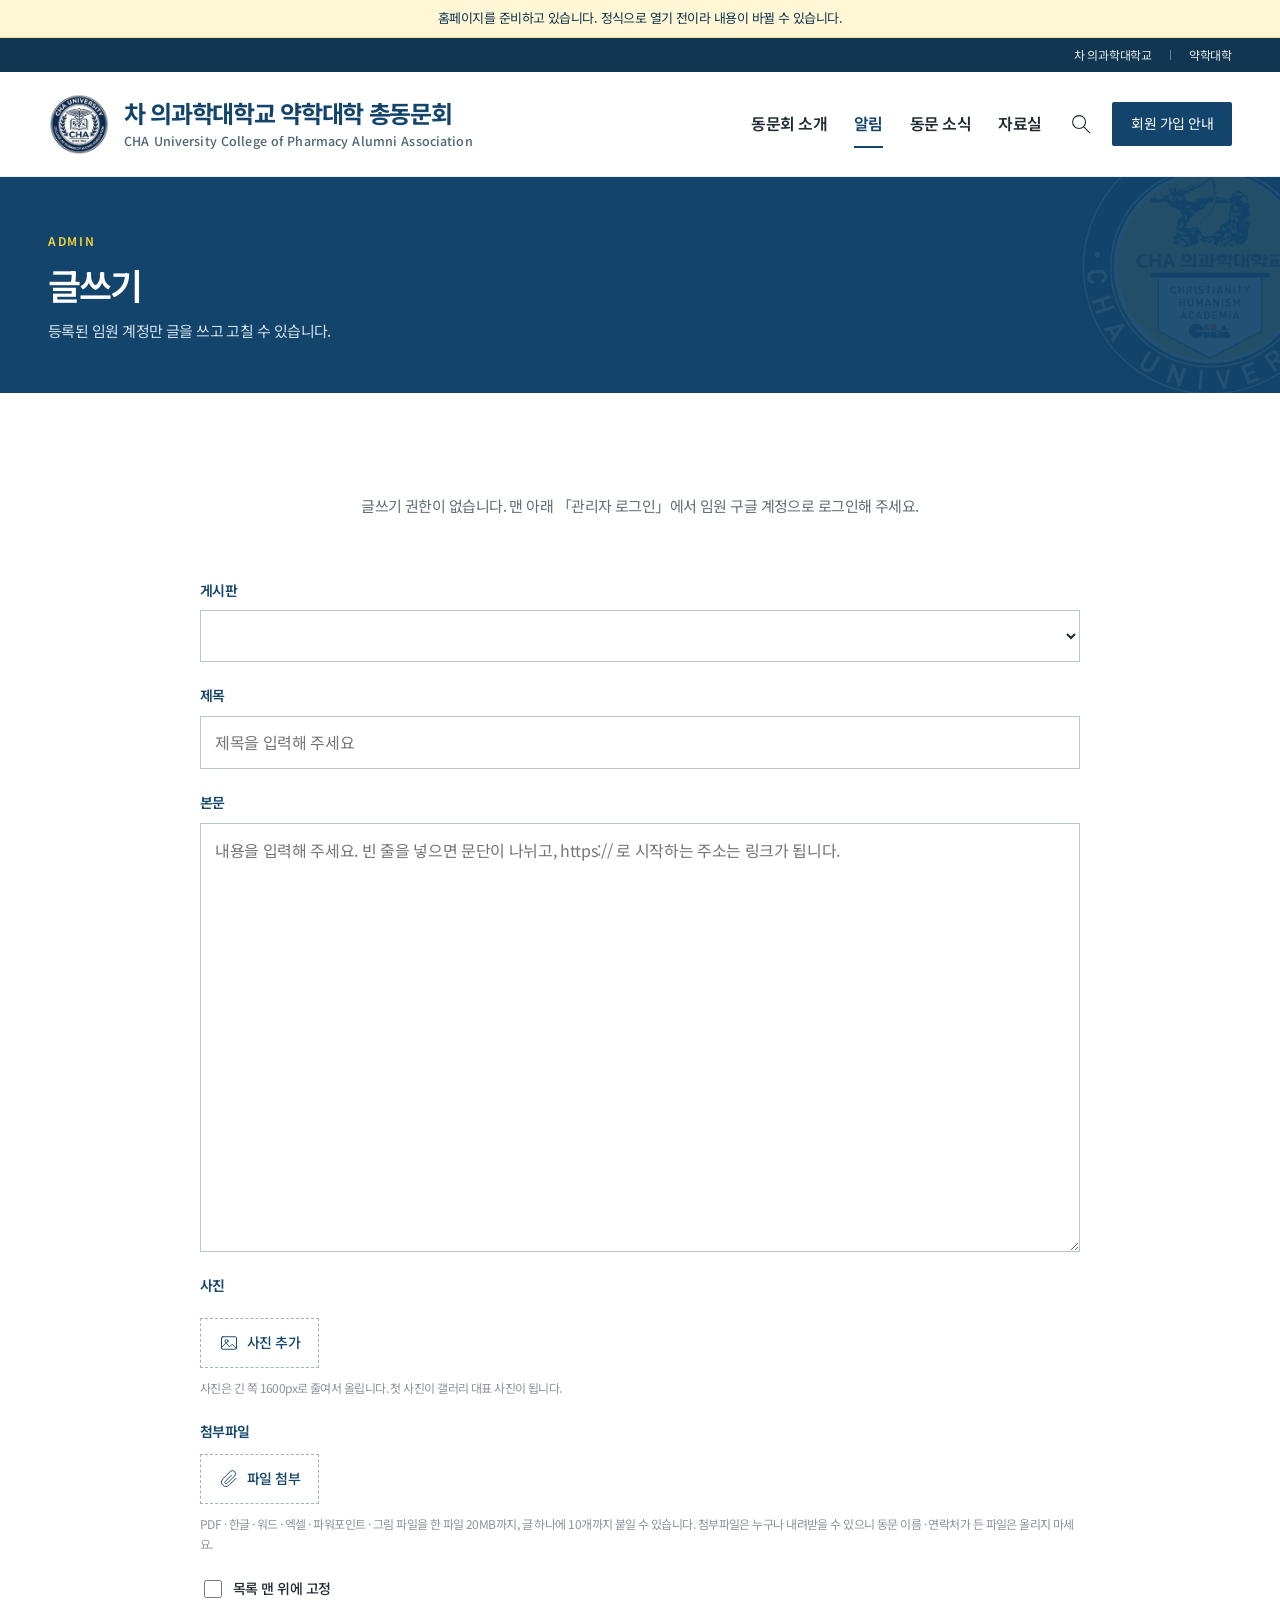
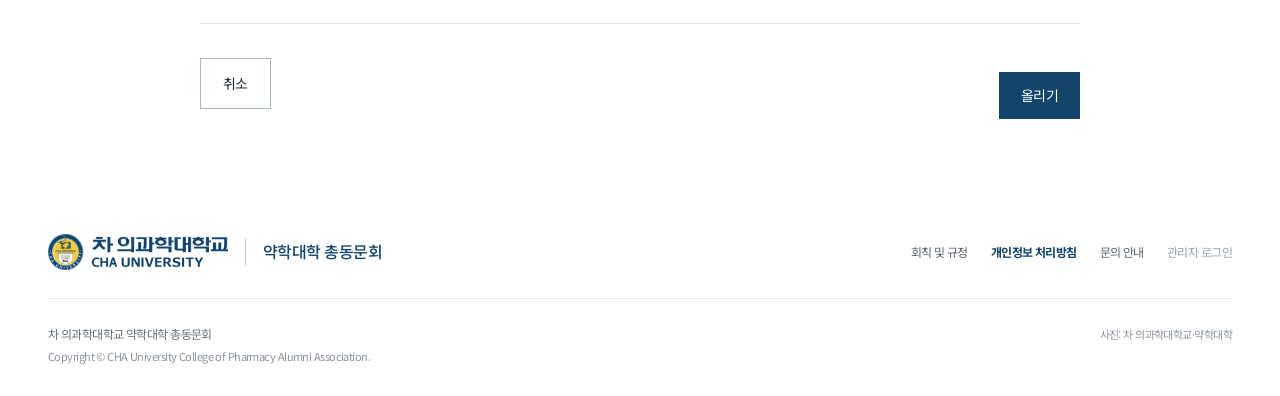
<file: write.html>
<!doctype html>
<html lang="ko">
<head>
  <meta charset="utf-8">
  <meta name="viewport" content="width=device-width, initial-scale=1">
  <meta name="theme-color" content="#123f64">
  <meta name="robots" content="noindex">
  <title>차 의과학대학교 약학대학 총동문회</title>
  <link rel="icon" href="assets/cha-seal.png">
  <link rel="preconnect" href="https://fonts.googleapis.com">
  <link rel="preconnect" href="https://fonts.gstatic.com" crossorigin>
  <link href="https://fonts.googleapis.com/css2?family=Noto+Sans+KR:wght@400;500;600;700;800&display=swap" rel="stylesheet">
  <link rel="stylesheet" href="style.css">
  <link rel="stylesheet" href="board.css">
</head>
<body data-page="notice">
<div id="site-header"></div>
<main id="main" class="sub-main">
<section class="page-head"><div class="wrap"><p class="eyebrow">ADMIN</p><h1 id="write-title">글쓰기</h1><p>등록된 임원 계정만 글을 쓰고 고칠 수 있습니다.</p></div></section>
<section class="wrap write-wrap">
  <div id="no-permission" class="board-empty" hidden>글쓰기 권한이 없습니다. 맨 아래 「관리자 로그인」에서 임원 구글 계정으로 로그인해 주세요.</div>
  <form id="write-form" class="write-form" hidden>
    <label>게시판<select name="board" id="board-select" required></select></label>
    <label>제목<input name="title" maxlength="120" required placeholder="제목을 입력해 주세요"></label>
    <label>본문<textarea name="body" rows="14" placeholder="내용을 입력해 주세요. 빈 줄을 넣으면 문단이 나뉘고, https:// 로 시작하는 주소는 링크가 됩니다."></textarea></label>
    <div class="photo-field"><span>사진</span>
      <div class="photo-list" id="photo-list"></div>
      <label class="photo-add"><svg><use href="#i-image"/></svg>사진 추가<input type="file" id="photo-input" accept="image/*" multiple hidden></label>
      <small>사진은 긴 쪽 1600px로 줄여서 올립니다. 첫 사진이 갤러리 대표 사진이 됩니다.</small>
    </div>
    <div class="photo-field file-field"><span>첨부파일</span>
      <ul class="file-list" id="file-list"></ul>
      <label class="photo-add"><svg><use href="#i-clip"/></svg>파일 첨부<input type="file" id="file-input" multiple hidden></label>
      <small>PDF · 한글 · 워드 · 엑셀 · 파워포인트 · 그림 파일을 한 파일 20MB까지, 글 하나에 10개까지 붙일 수 있습니다. 첨부파일은 누구나 내려받을 수 있으니 동문 이름 · 연락처가 든 파일은 올리지 마세요.</small>
    </div>
    <label class="check"><input type="checkbox" name="pinned"> 목록 맨 위에 고정</label>
    <p class="form-error" id="write-error" role="alert"></p>
    <div class="post-actions"><a class="outline-button" id="cancel-link" href="board.html?g=notice">취소</a><button class="dialog-primary" type="submit" id="save-button">올리기</button></div>
  </form>
</section>
</main>
<div id="site-footer"></div>
<script src="js/config.js"></script>
<script src="js/vendor/supabase-js-2.119.0.min.js"></script>
<script src="js/store.js"></script>
<script src="js/layout.js"></script>
<script src="js/write.js"></script>
</body>
</html>
</file>
<file: style.css>
:root{--navy:#13446b;--deep:#103651;--gold:#f6d43b;--ink:#202b36;--muted:#626e79;--line:#e3e7eb;--wash:#f4f7fa;--font:'Noto Sans KR','맑은 고딕',sans-serif}*{box-sizing:border-box}html{scroll-behavior:smooth;scroll-padding-top:108px}body{margin:0;color:var(--ink);font-family:var(--font);font-size:16px;line-height:1.7;letter-spacing:-.035em}button,input{font:inherit;letter-spacing:inherit}button,a{-webkit-tap-highlight-color:transparent}button{cursor:pointer}a{color:inherit;text-decoration:none}button{color:inherit}button:focus-visible,a:focus-visible,input:focus-visible{outline:3px solid #be9500;outline-offset:5px}button{border:0;background:none}img{display:block;max-width:100%}h1,h2,h3,p{margin:0}svg{width:28px;height:28px;fill:none;stroke:currentColor;stroke-width:1.5;stroke-linecap:round;stroke-linejoin:round}.icon-library{position:absolute;width:0;height:0;overflow:hidden}.wrap{width:min(1240px,calc(100% - 96px));margin-inline:auto}.skip-link{position:fixed;top:-90px;left:16px;z-index:100;background:#fff;padding:15px}.skip-link:focus{top:10px}.utility{background:var(--deep);color:#fff;font-size:12px;letter-spacing:.06em}.utility-inner{height:34px;display:flex;justify-content:space-between;align-items:center}.utility-mark{margin-left:10px;color:var(--gold)}.utility-inner>div{display:flex;align-items:center;gap:18px;font-size:12px;letter-spacing:-.02em;opacity:.9}.utility i{width:1px;height:10px;background:#71879a}.header{background:#fff;position:sticky;top:0;z-index:20;border-bottom:1px solid #edf0f3}.header-inner{height:104px;display:flex;align-items:center;justify-content:space-between;gap:24px}.brand{display:flex;align-items:center;gap:18px;flex:none}.brand>img{width:208px;height:auto}.brand-label{border-left:1px solid #bfc9d2;padding-left:18px;line-height:1.35;color:var(--navy);white-space:nowrap}.brand-label small{font-size:13px;display:block;font-weight:500;margin-bottom:3px}.brand-label strong{font-size:22px;font-weight:700;letter-spacing:-.06em}.desktop-nav{display:flex;align-items:center;gap:27px;margin-left:auto;white-space:nowrap}.desktop-nav>a,.desktop-nav>button{font-size:16px;font-weight:600;padding:30px 0;position:relative}.desktop-nav>a:after,.desktop-nav>button:after{content:'';position:absolute;bottom:19px;left:0;right:0;height:2px;background:var(--navy);transform:scaleX(0);transition:transform .2s}.desktop-nav>a:hover:after,.desktop-nav>button:hover:after{transform:scaleX(1)}.header-actions{display:flex;align-items:center;gap:16px}.search-button{padding:4px;display:flex}.search-button svg{width:23px;height:23px}.member-button{background:var(--navy);color:#fff;padding:10px 19px;border-radius:2px;font-size:14px;white-space:nowrap}.menu-toggle{display:none}.mobile-nav{display:none}.hero{height:570px;position:relative;background:var(--deep);color:white;overflow:hidden}.hero-photo{width:100%;height:100%;object-fit:cover;object-position:center 51%;position:absolute}.hero-shade{position:absolute;inset:0;background:linear-gradient(90deg,rgba(5,32,52,.88) 0%,rgba(5,32,52,.65) 38%,rgba(5,32,52,.16) 75%),linear-gradient(0deg,rgba(5,32,52,.28),transparent 45%)}.hero-inner{position:relative;padding-top:88px}.eyebrow{font-size:12px;letter-spacing:.14em;font-weight:600;color:var(--navy)}.hero-eyebrow{color:var(--gold);margin-bottom:22px;letter-spacing:.16em}.hero h1{font-size:54px;letter-spacing:-.055em;font-weight:700;line-height:1.4}.hero h1 span{font-weight:400}.hero-copy{font-size:17px;line-height:1.9;margin-top:22px;color:#e1e7ec;font-weight:400}.hero-link{display:inline-flex;align-items:center;gap:25px;border-bottom:1px solid #7b8f9f;margin-top:28px;padding:0 0 10px;font-size:14px}.link-line{height:1px;background:var(--gold);width:34px;transition:width .25s}.hero-link:hover .link-line{width:50px}.hero-bottom{position:absolute;bottom:43px;left:0;right:0;display:flex;justify-content:space-between;color:#d8e2e9;font-size:12px;letter-spacing:.01em}.photo-credit{letter-spacing:.2em}.event-ribbon{position:relative;z-index:2;margin-top:-24px;display:flex;align-items:center;gap:32px;background:white;box-shadow:0 12px 35px #173a5210;border:1px solid #e5e9ee;min-height:151px;padding:25px 37px}.event-date{padding-right:31px;border-right:1px solid var(--line);text-align:center;flex:none;color:var(--navy);line-height:1.25}.event-date>span{font-size:12px;letter-spacing:.13em;font-weight:600}.event-date strong{font-size:38px;font-weight:700;display:block;margin:3px 0 1px;letter-spacing:-.055em}.event-date small{font-size:10px;letter-spacing:.17em}.ribbon-copy .tag{font-size:12px;color:#536678;font-weight:500;display:inline-block;margin-bottom:5px;padding-left:12px;position:relative}.tag:before{content:'';height:5px;width:5px;background:#b99a1a;position:absolute;left:0;top:8px;border-radius:50%}.ribbon-copy h2{font-size:23px;font-weight:700;line-height:1.5;letter-spacing:-.055em}.ribbon-copy h2 span{font-weight:400}.ribbon-copy p{display:flex;align-items:center;gap:5px;font-size:14px;color:var(--muted);margin-top:6px}.ribbon-copy p svg{width:17px;height:17px;stroke-width:1.4}.outline-button{border:1px solid #a8b6c2;font-size:14px;padding:13px 22px;margin-left:auto;white-space:nowrap;transition:.2s}.outline-button:hover{border-color:var(--navy);background:var(--navy);color:#fff}.quick-section{display:flex;align-items:center;padding-block:51px 58px;gap:35px}.quick-heading{flex:0 0 166px}.quick-heading>span{font-size:10px;font-weight:600;letter-spacing:.12em;color:#7c8996}.quick-heading h2{font-size:22px;line-height:1.5;font-weight:600;margin-top:6px;letter-spacing:-.045em}.quick-links{display:grid;grid-template-columns:repeat(6,1fr);width:100%;border-left:1px solid var(--line)}.quick-links button{display:flex;flex-direction:column;align-items:center;justify-content:center;gap:13px;min-height:85px;border-right:1px solid var(--line);font-size:14px}.quick-links svg{width:31px;height:31px;stroke:var(--navy);transition:transform .2s}.quick-links button:hover svg{transform:translateY(-4px)}.quick-links button:hover{color:var(--navy)}.news-section{background:var(--wash);padding:70px 0 74px;scroll-margin-top:20px}.news-layout{display:grid;grid-template-columns:minmax(0,1.85fr) minmax(280px,1fr);gap:65px}.section-title{display:flex;align-items:flex-end;justify-content:space-between;gap:20px}.section-title .eyebrow{margin-bottom:8px}.section-title h2{font-size:33px;font-weight:600;line-height:1.4;letter-spacing:-.055em}.text-button{display:flex;align-items:center;gap:8px;font-size:13px;color:var(--muted);padding-bottom:5px;white-space:nowrap}.text-button svg{width:16px;height:16px}.news-tabs{display:flex;gap:25px;margin-top:26px;border-bottom:1px solid #ccd5de}.news-tabs button{position:relative;padding:0 3px 14px;font-size:15px;color:#71808c}.news-tabs button[aria-selected=true]{color:var(--navy);font-weight:700}.news-tabs button[aria-selected=true]:after{content:'';height:3px;position:absolute;background:var(--navy);bottom:-1px;left:0;right:0}.notice-row{display:flex;align-items:center;width:100%;text-align:left;padding:20px 0;border-bottom:1px solid #dce2e8;gap:16px;transition:padding .2s}.notice-row:hover{padding-left:7px}.notice-type{font-size:12px;font-weight:500;white-space:nowrap;color:var(--navy);width:55px}.notice-title{font-size:16px;flex:1;word-break:keep-all;line-height:1.6}.notice-date{font-size:12px;white-space:nowrap;color:#7d8993}.join-panel{background:var(--navy);color:white;position:relative;overflow:hidden;padding:31px 32px;min-height:345px;display:flex;flex-direction:column;justify-content:center}.join-panel>.eyebrow{font-size:10px;color:var(--gold);position:relative}.join-panel h2{font-size:29px;font-weight:500;line-height:1.5;letter-spacing:-.05em;margin-top:14px;position:relative}.join-panel>p:not(.eyebrow){font-size:14px;line-height:1.8;color:#d3e1ec;margin-top:15px;position:relative}.join-panel>button{border-bottom:1px solid #91a8ba;align-self:flex-start;padding:0 0 6px;margin-top:23px;color:#fff;font-size:14px;position:relative}.join-seal{position:absolute;width:180px;right:-43px;bottom:-35px;opacity:.1}.join-seal img{width:100%;height:auto}.about-section{padding-block:95px;display:grid;grid-template-columns:1.05fr 1fr;gap:83px;align-items:center}.about-photo{position:relative;height:365px;overflow:hidden;background:#d5e0e8}.about-photo>img{width:100%;height:100%;object-fit:cover;object-position:46% center}.about-photo:after{content:'';position:absolute;inset:55% 0 0;background:linear-gradient(0deg,#092f4d8c,transparent)}.about-photo>span{position:absolute;z-index:1;left:27px;bottom:25px;color:#fff;font-size:10px;letter-spacing:.17em}.about-copy h2{font-size:33px;line-height:1.55;font-weight:500;letter-spacing:-.055em;margin-top:14px;word-break:keep-all}.about-copy>p:not(.eyebrow){font-size:15px;color:var(--muted);line-height:1.95;margin-top:17px}.about-values{display:flex;gap:37px;margin-top:26px;padding-top:23px;border-top:1px solid var(--line)}.about-values>div{display:flex;flex-direction:column;gap:6px}.about-values strong{font-size:15px;font-weight:600;color:var(--navy)}.about-values span{font-size:12px;color:var(--muted)}.underlined-link{font-size:13px;padding:0 0 6px;border-bottom:1px solid #9caebb;margin-top:25px;color:var(--navy)}.community-section{padding:65px 0 85px;background:#f7f9fb;border-top:1px solid #eef2f5}.section-description{font-size:14px;color:var(--muted);margin-bottom:4px}.story-grid{display:grid;grid-template-columns:repeat(3,minmax(0,1fr));gap:28px;margin-top:31px}.story-card{text-align:left;display:block;min-width:0}.story-image{height:205px;position:relative;overflow:hidden}.story-image>img{width:100%;height:100%;object-fit:cover;transition:transform .4s}.story-card:hover .story-image>img{transform:scale(1.035)}.story-image>span{position:absolute;bottom:0;left:0;background:#fff;padding:5px 14px;font-size:12px;color:var(--navy)}.story-card h3{font-size:20px;font-weight:600;margin-top:20px}.story-card p{font-size:13px;color:var(--muted);margin-top:7px;line-height:1.8}.story-link{display:inline-block;font-size:12px;margin-top:18px;color:var(--navy);border-bottom:1px solid #becbd6;padding-bottom:3px}.next-story{position:relative;overflow:hidden;background:#e7edf3;padding:26px 28px;min-height:342px}.next-story>.eyebrow{font-size:10px}.next-date{font-size:13px;color:var(--navy);font-weight:600;letter-spacing:.1em;margin-top:23px}.next-date>span{display:block;font-size:50px;font-weight:500;letter-spacing:-.055em;line-height:1.3}.next-story h3{margin-top:17px}.next-icon{position:absolute;right:25px;bottom:25px;width:85px;height:85px;stroke:#b4c7d6;stroke-width:.6;opacity:.5}.next-story:hover{background:#e0e8f0}.connection-band{background:var(--navy);color:white;padding:42px 0}.connection-band>.wrap{display:flex;align-items:center;justify-content:space-between;gap:24px}.connection-band .eyebrow{color:#f1d34d;font-size:10px}.connection-band h2{font-size:26px;font-weight:500;margin-top:8px;letter-spacing:-.05em}.connection-band button{background:var(--gold);color:var(--deep);font-size:14px;font-weight:600;padding:15px 26px;white-space:nowrap}footer{padding:35px 0 28px;background:white}.footer-top{display:flex;align-items:center;justify-content:space-between;gap:25px;padding-bottom:28px;border-bottom:1px solid var(--line)}.footer-brand{display:flex;align-items:center;gap:17px}.footer-brand img{width:180px;height:auto}.footer-brand>span{font-size:16px;border-left:1px solid #bbc5ce;padding-left:17px;color:var(--navy);font-weight:500}.footer-links{display:flex;gap:23px}.footer-links button{font-size:12px;color:#586572;padding:5px 0}.footer-links button:nth-child(2){font-weight:700;color:var(--navy)}.footer-bottom{display:flex;justify-content:space-between;padding-top:24px;gap:20px;font-size:12px;color:#66717b;line-height:1.9}.footer-bottom span{font-size:11px;color:#8b949d}.footer-note{text-align:right}dialog{border:none;padding:47px 42px 35px;width:min(640px,calc(100% - 32px));max-height:86dvh;box-shadow:0 30px 100px #08263f50;color:var(--ink);border-radius:4px;overflow:auto}dialog::backdrop{background:#09263fc2;backdrop-filter:blur(3px)}.dialog-close{position:absolute;right:14px;top:6px;font-size:30px;color:#5c6c78;padding:4px 12px}.dialog-kicker{color:var(--navy);font-size:11px;letter-spacing:.13em}.dialog-title{font-size:27px;line-height:1.5;font-weight:600;margin:12px 0 22px;letter-spacing:-.05em;word-break:keep-all}.dialog-body{font-size:15px;line-height:1.9;color:#586572}.dialog-body p+p{margin-top:15px}.dialog-body h3{font-size:17px;margin:26px 0 9px;color:var(--navy)}.dialog-body ul{padding-left:21px}.dialog-meta{display:grid;grid-template-columns:70px 1fr;gap:12px;background:var(--wash);padding:22px;margin:20px 0;color:var(--ink);font-size:14px}.dialog-meta dt{color:#72808b}.dialog-meta dd{margin:0}.dialog-primary{display:inline-block;background:var(--navy);color:#fff;padding:12px 22px;font-size:14px;margin-top:24px}.dialog-caption{font-size:12px;color:#83909a;margin-top:17px}.organization{display:grid;gap:10px;margin-top:20px}.organization>div{background:var(--wash);padding:16px 19px}.organization strong{display:block;color:var(--navy);font-size:15px}.organization span{display:block;font-size:13px;margin-top:5px}.search-input{width:100%;border:1px solid #b7c5d0;padding:13px 15px;font-size:16px;background:#fff;margin-bottom:20px}.search-result{display:block;width:100%;text-align:left;padding:13px 0;border-bottom:1px solid var(--line);font-size:15px}.search-empty{font-size:14px;color:var(--muted);padding:18px 0}.dialog-list-button{display:block;text-align:left;width:100%;padding:16px 0;border-bottom:1px solid var(--line);font-size:15px}.dialog-list-button>small{display:block;font-size:12px;color:var(--muted);margin-top:4px}
@media(min-width:1600px){.hero{height:610px}.hero-inner{padding-top:105px}.hero h1{font-size:59px}.hero-photo{object-position:center 50%}}
@media(max-width:1180px){.wrap{width:calc(100% - 64px)}.desktop-nav{gap:20px}.desktop-nav>a,.desktop-nav>button{font-size:14px}.brand>img{width:178px}.brand{gap:13px}.brand-label{padding-left:13px}.brand-label strong{font-size:20px}.brand-label small{font-size:12px}.header-inner{gap:18px;height:92px}.header-actions{gap:12px}.member-button{display:none}.news-layout{gap:35px}.about-section{gap:40px}.quick-heading{flex-basis:145px}.quick-section{gap:20px}.quick-links button{font-size:12px}.hero h1{font-size:49px}.ribbon-copy h2{font-size:21px}.event-ribbon{gap:25px;padding:25px}.story-card p{font-size:12px}.about-copy h2{font-size:29px}.footer-brand>span{font-size:14px}.footer-links{gap:15px}}
@media(max-width:860px){.desktop-nav{display:none}.member-button{display:block}.menu-toggle{display:flex;flex-direction:column;gap:6px;width:30px;padding:6px 2px}.menu-toggle span{width:24px;height:1.5px;background:var(--navy)}.mobile-nav:not([hidden]){display:grid;grid-template-columns:repeat(3,1fr);gap:0;padding:10px 25px 19px;border-top:1px solid var(--line)}.mobile-nav a,.mobile-nav button{text-align:center;padding:12px 0;font-size:14px}.hero{height:530px}.hero-inner{padding-top:85px}.hero h1{font-size:44px}.hero-photo{object-position:61% center}.hero-shade{background:linear-gradient(90deg,#062b47df,#062b47aa 50%,#062b4733)}.event-ribbon{flex-wrap:wrap;gap:20px}.ribbon-copy{flex:1}.ribbon-copy h2 span{display:block}.event-ribbon>.outline-button{position:absolute;right:24px;bottom:27px;padding:10px 14px;font-size:12px}.ribbon-copy p{font-size:12px}.event-date{padding-right:22px}.quick-section{align-items:flex-start;gap:20px;padding-top:38px}.quick-heading{flex-basis:125px}.quick-heading h2{font-size:20px}.quick-heading>span{font-size:9px}.quick-links{grid-template-columns:repeat(3,1fr);row-gap:25px}.quick-links button{border-right:0}.news-layout{grid-template-columns:1fr}.join-panel{min-height:235px;padding:30px}.join-panel h2{font-size:27px}.join-panel h2 br{display:none}.join-panel>p:not(.eyebrow) br{display:none}.join-seal{width:230px;right:15px;bottom:-50px}.about-section{gap:30px;padding-block:65px}.about-photo{height:340px}.about-copy h2{font-size:25px}.about-copy>p:not(.eyebrow){font-size:14px}.about-values{display:grid;gap:15px;margin-top:20px;padding-top:17px}.section-description{display:none}.story-grid{gap:18px}.story-image{height:160px}.story-card h3{font-size:17px}.next-story{padding:24px 20px}.next-date>span{font-size:40px}.footer-top{align-items:flex-start;flex-direction:column;gap:25px}.connection-band h2{font-size:23px}}
@media(max-width:600px){html{scroll-padding-top:80px}.wrap{width:calc(100% - 40px)}.utility-inner{height:29px}.utility-inner>span{font-size:10px}.utility-inner>div{gap:12px;font-size:10px}.utility-inner>div i,.utility-inner>div a:first-child{display:none}.utility-mark{margin-left:6px}.header-inner{height:80px;gap:12px}.brand{gap:10px}.brand>img{width:146px}.brand-label{padding-left:10px}.brand-label small{font-size:10px;margin-bottom:2px}.brand-label strong{font-size:17px}.header-actions{gap:12px}.member-button{display:none}.search-button svg{width:20px;height:20px}.hero{height:505px}.hero-inner{padding-top:63px}.hero-eyebrow{font-size:9px;margin-bottom:20px;letter-spacing:.1em}.hero h1{font-size:34px;line-height:1.45;letter-spacing:-.055em}.hero-copy{font-size:14px;line-height:1.9;margin-top:23px}.hero-link{font-size:12px;margin-top:27px}.hero-bottom{bottom:44px;font-size:10px}.hero-bottom .photo-credit{display:none}.hero-photo{object-position:60% center}.hero-shade{background:linear-gradient(90deg,#082e49e8,#082e49a6 65%,#082e4966)}.event-ribbon{padding:22px 18px;margin-top:-20px;gap:17px;align-items:flex-start;min-height:169px}.event-date{padding-right:17px;align-self:stretch;display:flex;flex-direction:column;justify-content:center}.event-date>span{font-size:10px}.event-date strong{font-size:31px}.event-date small{font-size:8px}.ribbon-copy .tag{font-size:10px;margin-bottom:8px}.tag:before{top:7px;width:4px;height:4px}.ribbon-copy h2{font-size:17px;line-height:1.5;letter-spacing:-.05em}.ribbon-copy h2 span{font-size:14px;margin-top:2px}.ribbon-copy p{font-size:11px;gap:3px;margin-top:9px}.ribbon-copy p svg{width:13px;flex:none}.event-ribbon>.outline-button{position:static;width:100%;margin-left:96px;padding:7px;margin-top:-4px;font-size:12px}.quick-section{flex-direction:column;padding-block:34px 37px;gap:23px}.quick-heading{flex:initial;display:flex;justify-content:space-between;width:100%;align-items:center}.quick-heading h2{font-size:20px;margin-top:0}.quick-heading h2 br{display:none}.quick-heading>span{font-size:9px;order:2}.quick-links{border-left:0;row-gap:25px}.quick-links button{font-size:12px;gap:11px;min-height:70px}.quick-links svg{width:28px;height:28px}.quick-links button:nth-child(3n+2){border-left:1px solid var(--line);border-right:1px solid var(--line)}.news-section{padding:43px 0}.section-title h2{font-size:27px}.section-title .eyebrow{font-size:10px;margin-bottom:7px}.text-button{font-size:12px}.news-tabs{margin-top:24px;gap:25px}.news-tabs button{font-size:14px;padding-bottom:11px}.notice-row{gap:10px;padding:17px 0}.notice-type{font-size:11px;width:45px;flex:none}.notice-title{font-size:14px}.notice-date{font-size:10px}.news-layout{gap:32px}.join-panel{padding:29px 25px;min-height:245px}.join-panel h2{font-size:25px}.join-panel>p:not(.eyebrow){font-size:13px}.join-panel>button{font-size:13px;margin-top:20px}.about-section{grid-template-columns:1fr;padding-block:50px;gap:29px}.about-photo{height:260px}.about-copy h2{font-size:28px;margin-top:11px}.about-copy>p:not(.eyebrow){font-size:14px}.about-values{display:flex;gap:31px;margin-top:23px}.about-values span{font-size:11px}.underlined-link{margin-top:21px;font-size:12px}.community-section{padding:43px 0 49px}.story-grid{grid-template-columns:1fr;gap:32px;margin-top:25px}.story-image{height:225px}.story-card h3{font-size:20px;margin-top:14px}.story-card p{font-size:13px}.story-link{font-size:12px;margin-top:12px}.next-story{min-height:285px;padding:25px}.next-date{margin-top:13px}.next-date>span{font-size:46px}.next-story h3{margin-top:12px}.next-story .story-link{margin-top:16px}.connection-band{padding:32px 0}.connection-band>.wrap{align-items:flex-start;flex-direction:column;gap:23px}.connection-band h2{font-size:21px;word-break:keep-all;line-height:1.6}.connection-band button{font-size:13px;padding:12px 20px}.connection-band .eyebrow{font-size:9px}.footer-brand img{width:155px}.footer-brand{gap:12px}.footer-brand>span{font-size:12px;padding-left:12px}.footer-links{gap:22px}.footer-links button{font-size:11px}.footer-bottom{flex-direction:column;gap:15px;font-size:11px}.footer-bottom span{font-size:10px}.footer-note{text-align:left}dialog{padding:38px 23px 28px}.dialog-title{font-size:23px}.dialog-body{font-size:14px}.dialog-meta{padding:18px;grid-template-columns:51px 1fr;font-size:13px}.desktop-break{display:none}}
@media(prefers-reduced-motion:reduce){html{scroll-behavior:auto}*{transition:none!important}}
/* Frame the original group photo without changing faces or banner lettering. */
.hero--group{height:auto;min-height:360px;aspect-ratio:7008/2050}
.hero--group .hero-photo{stroke:none;fill:none}
.hero--group .hero-inner{padding-top:35px;padding-bottom:70px}
.hero--group .hero-eyebrow{margin-bottom:14px}
.hero--group h1{font-size:clamp(37px,3.4vw,54px);line-height:1.35}
.hero--group .hero-copy{font-size:15px;line-height:1.8;margin-top:15px}
.hero--group .hero-link{margin-top:17px;padding-bottom:8px}
.hero--group .hero-bottom{bottom:31px}
.hero--group .hero-shade{background:linear-gradient(90deg,rgba(5,32,52,.88),rgba(5,32,52,.48) 37%,rgba(5,32,52,.03) 72%)}
@media(max-width:1100px){
 .hero--group{display:flex;flex-direction:column;aspect-ratio:auto;min-height:0}
 .hero--group .hero-photo{position:relative;order:2;width:100%;height:auto;aspect-ratio:7008/2050;flex:none}
 .hero--group .hero-inner{order:1;padding-top:35px;padding-bottom:32px}
 .hero--group h1{font-size:36px}
 .hero--group .hero-copy{font-size:14px}
 .hero--group .hero-shade,.hero--group .hero-bottom{display:none}
 .hero--group .hero-link{margin-top:20px}
}
@media(max-width:600px){
 .hero--group .hero-inner{padding-top:35px;padding-bottom:31px}
 .hero--group h1{font-size:32px}
 .hero--group .hero-eyebrow{margin-bottom:16px}
 .hero--group .hero-copy{font-size:14px;line-height:1.85;margin-top:18px}
}
@media(max-width:1100px){.hero--group + .event-ribbon{margin-top:0}}
/* Alumni emblem + Korean name / English name (school mark stays in the footer). */
.brand--alumni{gap:14px;min-width:0;flex:0 1 auto}
.brand--alumni>.alumni-emblem{width:62px;height:62px;object-fit:contain;flex:none}
.brand-name{display:flex;flex-direction:column;gap:5px;min-width:0;color:var(--navy)}
.brand-name-ko{font-size:24px;font-weight:700;line-height:1.25;letter-spacing:-.055em;white-space:nowrap}
.brand-name-en{font-size:12.5px;font-weight:500;line-height:1.35;letter-spacing:.01em;color:#4f6577;white-space:nowrap}
.brand-name-ko>span,.brand-name-en>span{white-space:nowrap}
@media(max-width:1180px){
 .brand--alumni{gap:12px}
 .brand--alumni>.alumni-emblem{width:54px;height:54px}
 .brand-name-ko{font-size:21px}
 .brand-name-en{font-size:11.5px}
}
@media(max-width:1050px){
 .desktop-nav{display:none}
 .menu-toggle{display:flex;flex-direction:column;gap:6px;width:30px;padding:6px 2px}
 .menu-toggle span{width:24px;height:1.5px;background:var(--navy)}
 .mobile-nav:not([hidden]){display:grid;grid-template-columns:repeat(3,1fr);padding:10px 25px 19px;border-top:1px solid var(--line)}
 .mobile-nav a,.mobile-nav button{text-align:center;padding:12px 0;font-size:14px}
}
@media(max-width:600px){
 .header-inner{height:auto;min-height:80px;padding-block:12px;gap:10px}
 .brand--alumni{gap:10px}
 .brand--alumni>.alumni-emblem{width:44px;height:44px}
 .brand-name{gap:4px}
 .brand-name-ko{font-size:16px;white-space:normal;word-break:keep-all}
 .brand-name-en{font-size:10px;letter-spacing:0;white-space:normal}
 .header-actions .search-button{display:none}
}
@media(max-width:350px){
 .header-inner{width:calc(100% - 32px);gap:8px}
 .brand--alumni{gap:8px}
 .brand--alumni>.alumni-emblem{width:38px;height:38px}
 .brand-name-ko{font-size:14.5px}
 .brand-name-en{font-size:9.5px}
}
@media(max-width:1050px){.header-actions .member-button{display:none}}

/* Official English association name, as stated in Article 1. */
.utility-inner{height:auto;min-height:34px;gap:16px;padding-block:6px}
.utility-inner>.utility-name{min-width:0;font-size:12px;line-height:1.5;letter-spacing:.015em;font-weight:500}
.utility-inner>div{flex:none}
.hero--group .hero-eyebrow.official-name{max-width:620px;font-size:13px;line-height:1.6;letter-spacing:.025em}
.dialog-kicker{line-height:1.65;letter-spacing:.02em;word-break:normal}
@media(max-width:600px){
 .utility-inner{align-items:center;gap:10px;padding-block:7px}
 .utility-inner>.utility-name{font-size:11px;line-height:1.45;letter-spacing:0}
 .hero--group .hero-eyebrow.official-name{font-size:12px;line-height:1.65;letter-spacing:.015em}
}

.utility-inner{justify-content:flex-end}
@media(max-width:600px){.utility-inner>div a:first-child{display:inline}.utility-inner>div i{display:block}}
</file>
<file: board.css>
/* 게시판·글보기·글쓰기·소개 페이지와 관리자 표시. 색과 글꼴은 style.css(회장 초안)의 값을 그대로 쓴다. */
html,body{background:#fff}
.editor-only{display:none!important}
body.is-editor .editor-only{display:inline-flex!important}
.desktop-nav>a[aria-current=page]{color:var(--navy)}
.desktop-nav>a[aria-current=page]:after{transform:scaleX(1)}
.mobile-nav a[aria-current=page]{color:var(--navy);font-weight:700}
.footer-links a,.footer-links button{font-size:12px;color:#586572;padding:5px 0}
.footer-links a:nth-child(2){font-weight:700;color:var(--navy)}
.footer-links [data-admin-login]{color:#9aa4ad}

/* 관리자 로그인 상태 띠 */
.preparing-bar{background:#fff7d6;color:var(--deep);font-size:13px;line-height:1.6;padding:8px 0;text-align:center;border-bottom:1px solid #f0dc8a}
.admin-bar{background:var(--gold);color:var(--deep);font-size:13px}
.admin-inner{display:flex;justify-content:space-between;align-items:center;gap:12px;min-height:36px;padding-block:4px}
.admin-inner em{font-style:normal;opacity:.75}
.admin-inner>div{display:flex;gap:16px;flex:none}
.admin-inner a,.admin-inner button{font-weight:700;font-size:13px;text-decoration:underline;text-underline-offset:3px}

/* 하위 페이지 머리 */
.page-head{background:var(--navy);color:#fff;padding:54px 0 50px;position:relative;overflow:hidden}
.page-head:after{content:'';position:absolute;right:-60px;top:-40px;width:260px;height:260px;background:url(assets/cha-seal.png) center/contain no-repeat;opacity:.07}
.page-head .eyebrow{color:var(--gold)}
.page-head h1{font-size:36px;font-weight:600;letter-spacing:-.055em;margin-top:8px;line-height:1.4}
.page-head p:not(.eyebrow){color:#d3e1ec;font-size:15px;margin-top:8px}

/* 목록 */
.board-wrap{padding-block:44px 80px;min-height:420px}
.board-toolbar{display:flex;align-items:flex-end;justify-content:space-between;gap:16px;border-bottom:1px solid #ccd5de}
.board-tabs{margin-top:0;border-bottom:0;flex-wrap:wrap;row-gap:6px}
.board-tabs a{position:relative;padding:0 3px 14px;font-size:15px;color:#71808c}
.board-tabs a[aria-selected=true]{color:var(--navy);font-weight:700}
.board-tabs a[aria-selected=true]:after{content:'';height:3px;position:absolute;background:var(--navy);bottom:-1px;left:0;right:0}
.write-button{align-items:center;gap:6px;background:var(--navy);color:#fff;font-size:14px;padding:9px 16px;margin-bottom:10px;margin-left:auto}
.write-button svg{width:17px;height:17px}
.search-summary{font-size:14px;color:var(--muted);margin-top:16px}
.board-list{border-top:2px solid var(--navy)}
.board-toolbar+.search-summary+div .board-list,.board-toolbar~div .board-list{border-top:0}
.board-row{display:flex;align-items:center;gap:16px;padding:19px 6px;border-bottom:1px solid #dce2e8;transition:background .15s}
.board-row:hover{background:var(--wash)}
.board-row.is-pinned{background:#fbf8e8}
.board-row.is-pinned .notice-type{color:#8a6d00;font-weight:700}
.board-name{font-size:12px;color:#8b949d;white-space:nowrap;width:70px;text-align:right}
.has-photo{width:16px;height:16px;vertical-align:-2px;color:#8b949d}
.board-empty{padding:60px 0;text-align:center;color:var(--muted);font-size:15px}
.more-button{display:block;margin:30px auto 0}
.more-button[hidden]{display:none}
.notice-list .board-empty{padding:40px 0}
a.notice-row{color:inherit}

/* 갤러리 */
.photo-grid{display:grid;grid-template-columns:repeat(3,minmax(0,1fr));gap:28px;margin-top:30px}
.photo-thumb{aspect-ratio:4/3;background:#e7edf3;overflow:hidden;display:grid;place-items:center}
.photo-thumb img{width:100%;height:100%;object-fit:cover;transition:transform .4s}
.photo-thumb svg{width:44px;height:44px;stroke:#b4c7d6}
.photo-card:hover img{transform:scale(1.035)}
.photo-card h3{font-size:17px;font-weight:600;margin-top:14px;line-height:1.5}
.photo-card span{font-size:12px;color:#8b949d}

/* 글 보기 */
.post-wrap{padding-block:40px 80px;max-width:880px}
.breadcrumb{display:flex;gap:8px;font-size:13px;color:#8b949d}
.breadcrumb a:hover{color:var(--navy)}
.post-head{border-bottom:1px solid var(--line);padding:22px 0 24px}
.post-head .tag{font-size:13px;color:#536678;font-weight:500;padding-left:12px;position:relative}
.post-head h1{font-size:30px;font-weight:600;letter-spacing:-.05em;line-height:1.45;margin-top:8px;word-break:keep-all}
.post-head p{font-size:13px;color:#8b949d;margin-top:10px}
.post-meta{display:flex;flex-wrap:wrap;gap:4px 16px}
.post-body{padding:30px 0;font-size:16px;line-height:1.95;word-break:keep-all}
.post-body p+p{margin-top:18px}
.post-body a{color:var(--navy);text-decoration:underline;word-break:break-all}
.post-images{display:grid;gap:16px;padding-bottom:30px}
.post-images img{width:100%;height:auto}
.post-actions{display:flex;justify-content:space-between;align-items:center;gap:10px;border-top:1px solid var(--line);padding-top:24px;flex-wrap:wrap}
.post-actions>span{gap:10px}
.post-actions .outline-button{margin-left:0;background:#fff}
.outline-button.danger{color:#a33;border-color:#e2b5b5}
.outline-button.danger:hover{background:#a33;border-color:#a33;color:#fff}

/* 글쓰기 */
.write-wrap{padding-block:40px 80px;max-width:880px}
.write-form{display:grid;gap:22px}
.write-form label{display:grid;gap:8px;font-size:14px;font-weight:600;color:var(--navy)}
.write-form input:not([type=checkbox]):not([type=file]),.write-form select,.write-form textarea{font:inherit;font-weight:400;color:var(--ink);border:1px solid #b7c5d0;padding:12px 14px;font-size:16px;background:#fff;width:100%;letter-spacing:-.02em}
.write-form textarea{resize:vertical;line-height:1.8;min-height:280px}
.write-form label.check{display:flex;align-items:center;gap:8px;font-weight:500;color:var(--ink)}
.write-form label.check input{width:18px;height:18px}
.photo-field{display:grid;gap:10px}
.photo-field>span{font-size:14px;font-weight:600;color:var(--navy)}
.photo-field small{font-size:12px;color:#8b949d}
.photo-list{display:flex;flex-wrap:wrap;gap:10px}
.photo-list figure{margin:0;position:relative;width:110px;height:110px;background:#e7edf3}
.photo-list img{width:100%;height:100%;object-fit:cover}
.photo-list button{position:absolute;top:4px;right:4px;width:26px;height:26px;background:#000a;color:#fff;border-radius:50%;font-size:17px;line-height:1}
.photo-list figcaption{position:absolute;left:0;bottom:0;background:var(--navy);color:#fff;font-size:11px;padding:2px 8px}
label.photo-add{display:inline-flex!important;grid-auto-flow:column;align-items:center;gap:8px;justify-self:start;border:1px dashed #9fb1c0;padding:12px 18px;cursor:pointer;font-weight:500!important}
.photo-add svg{width:20px;height:20px}
.form-error{color:#b3261e;font-size:14px;min-height:1em}
.form-error:empty{display:none}

/* 로그인·검색 창 */
.small-dialog{width:min(480px,calc(100% - 32px))}
.small-dialog .dialog-primary{border:0;cursor:pointer}
.google-button{width:100%;margin-top:6px}
.demo-note{font-size:13px;background:#fbf8e8;border-left:3px solid var(--gold);padding:10px 14px;color:#5d5121;margin-top:12px}

/* 동문회 소개 */
.about-page{padding-block:44px 90px;display:grid;grid-template-columns:200px minmax(0,1fr);gap:60px;align-items:start}
.about-index{position:sticky;top:130px;display:grid;border-top:2px solid var(--navy)}
.about-index a{padding:13px 4px;border-bottom:1px solid var(--line);font-size:15px}
.about-index a:hover{color:var(--navy)}
.about-page section{padding-bottom:44px;margin-bottom:44px;border-bottom:1px solid var(--line);scroll-margin-top:130px;font-size:15px;line-height:1.95;color:#46525d}
.about-page section:last-child{border-bottom:0}
.about-page h2{font-size:26px;font-weight:600;color:var(--ink);letter-spacing:-.05em;margin-bottom:16px}
.about-page section p+p{margin-top:12px}
.about-page ul{padding-left:20px;margin-top:12px}
.about-page a[href^=mailto]{color:var(--navy);text-decoration:underline}

@media(max-width:860px){
 .photo-grid{grid-template-columns:repeat(2,minmax(0,1fr));gap:18px}
 .about-page{grid-template-columns:1fr;gap:30px}
 .about-index{position:static;grid-template-columns:repeat(3,1fr);border-top:0}
 .about-index a{text-align:center;font-size:13px;border:1px solid var(--line);margin:-1px 0 0 -1px}
}
@media(max-width:600px){
 .page-head{padding:38px 0 34px}
 .page-head h1{font-size:28px}
 .page-head p:not(.eyebrow){font-size:13px}
 .board-wrap{padding-block:28px 60px}
 .board-toolbar{flex-direction:column-reverse;align-items:stretch;gap:12px}
 .write-button{justify-content:center;margin:0}
 .board-tabs{gap:18px}
 .board-tabs a{font-size:14px;padding-bottom:11px}
 .board-row{flex-wrap:wrap;gap:4px 10px;padding:16px 2px}
 .board-row .notice-title{flex:1 0 100%;order:2;font-size:15px}
 .board-row .notice-type{order:1;width:auto}
 .board-row .board-name{display:none}
 .board-row .notice-date{order:1;margin-left:auto}
 .photo-grid{gap:20px 12px}
 .photo-card h3{font-size:14px;margin-top:9px}
 .post-wrap,.write-wrap{padding-block:26px 60px}
 .post-head h1{font-size:23px}
 .about-page section{padding-bottom:30px;margin-bottom:30px}
 .about-page h2{font-size:22px}
 .post-body{font-size:15px}
 .admin-inner{font-size:12px;flex-wrap:wrap}
 .admin-inner em{display:block}
}
.about-copy a.underlined-link{display:inline-block}

/* 첫 화면 개편 (2026-11-25): 다음 일정 · 네 칸 안내 띠(소개 · 가입 · 문의 · 후원, 바로가기 위) · 모교 소식 두 칸 */
.next-panel{display:flex;flex-direction:column;align-items:flex-start}
.next-panel h2{font-size:22px;font-weight:600;letter-spacing:-.045em;margin-top:6px}
.next-panel .next-date{margin-top:16px}
.next-panel h3{font-size:17px;font-weight:600;margin-top:12px;letter-spacing:-.03em}
.next-panel p:not(.eyebrow){font-size:13px;color:var(--muted);line-height:1.8;margin-top:6px}
.next-panel .story-link{margin-top:16px;position:relative}
.guide-band{display:grid;grid-template-columns:repeat(4,minmax(0,1fr));background:var(--deep);color:#fff;margin-top:56px}
.guide-cell{display:flex;flex-direction:column;align-items:flex-start;padding:34px 32px;border-left:1px solid #ffffff24;transition:background .2s}
.guide-cell:first-child{border-left:0}
.guide-cell:hover{background:#ffffff0f}
.guide-cell .eyebrow{color:var(--gold);font-size:10px}
.guide-cell h2{font-size:22px;font-weight:600;letter-spacing:-.045em;margin-top:6px}
.guide-cell p:not(.eyebrow){font-size:14px;color:#d3e1ec;line-height:1.8;margin:8px 0 20px}
.guide-link{margin-top:auto;font-size:13px;border-bottom:1px solid #91a8ba;padding-bottom:5px}
.account{display:grid;gap:2px;background:var(--wash);border:1px solid var(--line);padding:18px 24px;min-width:340px}
.account-bank{font-size:13px;color:var(--muted)}
.account-number{font-size:23px;font-weight:700;color:var(--navy);letter-spacing:.01em}
.account small{font-size:12px;color:var(--muted)}
.copy-button{justify-self:start;border:1px solid var(--navy);color:var(--navy);font-size:12px;padding:5px 12px;margin:6px 0 4px;background:#fff}
.copy-button:hover{background:var(--navy);color:#fff}
.copy-done{font-size:12px;color:var(--navy);min-height:0}
.guide-cell--donate .account{background:none;border:0;padding:0;min-width:0;margin-top:auto}
.guide-cell--donate .account-bank,.guide-cell--donate .account small{color:#d3e1ec}
.guide-cell--donate .account-number{color:var(--gold);font-size:21px}
.guide-cell--donate .copy-button{background:none;border-color:#91a8ba;color:#fff;margin:10px 0 0}
.guide-cell--donate .copy-button:hover{background:#fff;color:var(--deep)}
.guide-cell--donate .copy-done{color:var(--gold)}
@media(max-width:1180px){.guide-band{grid-template-columns:repeat(2,minmax(0,1fr))}.guide-cell:nth-child(3){border-left:0}.guide-cell:nth-child(n+3){border-top:1px solid #ffffff24}}
.story-grid--two{grid-template-columns:repeat(2,minmax(0,1fr))}
.about-page a[target=_blank]{color:var(--navy);text-decoration:underline}
@media(max-width:860px){
 .guide-band{margin-top:40px}
 .guide-cell{padding:26px 24px}
 .account{min-width:0}
}
@media(max-width:600px){
 .story-grid--two{grid-template-columns:1fr}
 .next-panel h2{font-size:20px}
 .account-number{font-size:20px}
 .guide-band{margin-top:28px}
 .guide-cell{padding:20px 14px}
 .guide-cell:nth-child(even){border-left:1px solid #ffffff24}
 .guide-cell h2{font-size:16px;margin-top:4px}
 .guide-cell p:not(.eyebrow){display:none}
 .guide-link{margin-top:14px;font-size:12px}
 .guide-cell--donate .account{margin-top:8px}
 .guide-cell--donate .account-bank,.guide-cell--donate .account small{font-size:11px}
 .guide-cell--donate .account-number{font-size:clamp(12px,3.7vw,15px);letter-spacing:-.01em;white-space:nowrap}
 .guide-cell--donate .copy-button{font-size:11px;padding:4px 8px;margin-top:8px}
}

/* 회칙 · 규정 (rules.html) */
.rules-tabs-wrap{padding-top:44px}
.rules-tabs-wrap .board-tabs{border-bottom:1px solid #ccd5de}
@media(max-width:600px){.rules-tabs-wrap{padding-top:28px}}
.rules-doc{padding-top:34px}
.rules-doc[hidden]{display:none}
.rules-index a{font-size:14px;padding:10px 4px;line-height:1.5}
.rules-index{max-height:calc(100vh - 160px);overflow:auto}
.rules-doc h3{font-size:16px;font-weight:700;color:var(--navy);margin:22px 0 6px;letter-spacing:-.03em}
.rules-doc h2+h3{margin-top:4px}
.rules-doc section p+p{margin-top:6px}
.rules-doc .rule-item{padding-left:1.4em}
.rules-doc .rule-sub{padding-left:2.8em}
.rules-doc .rule-meta{font-size:14px;color:#6b7680}
.rules-doc .rule-source{font-size:13px;color:#8b949d;margin-bottom:18px}
.rules-doc .rule-intro{padding-bottom:24px;margin-bottom:24px}
.rules-doc section a{color:var(--navy);text-decoration:underline}
/* 회칙·규정 탭 아래 둘째 줄: 회칙 · 운영규정집 · 개인정보 처리방침 */
.doc-tabs{display:flex;flex-wrap:wrap;gap:8px;margin-top:22px}
.doc-tabs a{padding:7px 16px;border:1px solid #ccd5de;border-radius:2px;font-size:14px;color:#55636f;background:#fff}
.doc-tabs a:hover{border-color:var(--navy);color:var(--navy)}
.doc-tabs a[aria-selected=true]{background:var(--navy);border-color:var(--navy);color:#fff;font-weight:600}
@media(max-width:600px){.doc-tabs{gap:6px;margin-top:16px}.doc-tabs a{font-size:13px;padding:6px 12px}}
.footer-links a.privacy-link{font-weight:700}
@media(max-width:860px){
 .rules-index{max-height:none;grid-template-columns:repeat(2,1fr)}
 .rules-index a{font-size:12px;padding:8px 6px;text-align:left}
}
.fee-table{width:100%;border-collapse:collapse;margin-top:14px;border-top:2px solid var(--navy)}
.fee-table th,.fee-table td{padding:12px 10px;border-bottom:1px solid var(--line);text-align:left;vertical-align:top}
.fee-table th{width:110px;color:var(--navy);font-weight:600;white-space:nowrap}
.fee-table td{color:var(--ink);font-weight:600}
.fee-table small{display:block;font-weight:400;font-size:13px;color:#6b7680}
.about-page section a[href^="rules.html"]{color:var(--navy);text-decoration:underline}
/* 첨부파일 */
.file-list{list-style:none;margin:0;padding:0;display:grid;gap:6px}
.file-list:empty{display:none}
.file-list li{display:flex;align-items:center;gap:10px;padding:9px 12px;background:#f4f7fa;font-size:14px}
.file-list li span{flex:1;min-width:0;overflow-wrap:anywhere}
.file-list li small{color:#8b949d;white-space:nowrap}
.file-list li button{width:26px;height:26px;border-radius:50%;background:#000a;color:#fff;font-size:17px;line-height:1;flex:none}
.post-files{margin-top:34px;border-top:2px solid var(--navy);padding-top:16px}
.post-files h2{font-size:15px;font-weight:700;color:var(--navy);margin-bottom:8px}
.post-files ul{list-style:none;margin:0;padding:0}
.post-files li{display:flex;align-items:center;gap:12px;padding:11px 0;border-bottom:1px solid var(--line);font-size:15px}
.post-files a{display:flex;align-items:center;gap:8px;flex:1;min-width:0;color:var(--navy)}
.post-files a span{text-decoration:underline;overflow-wrap:anywhere}
.post-files a svg{width:18px;height:18px;flex:none}
.post-files small{color:#8b949d;white-space:nowrap;font-size:12px}
</file>
